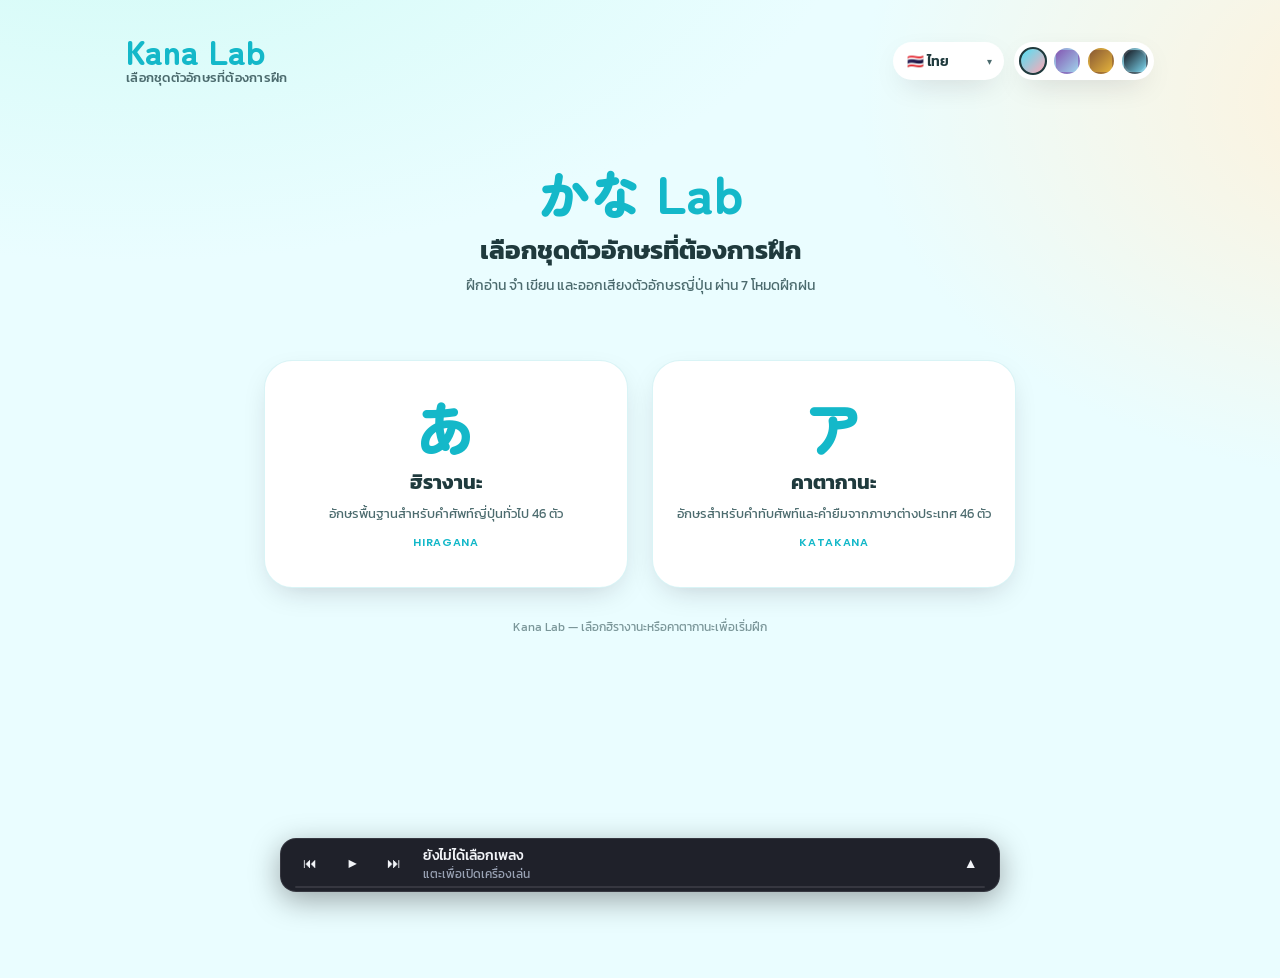
<file: index.html>
<!DOCTYPE html>
<html lang="th" data-theme="sky">
<head>
<meta charset="UTF-8">
<meta name="viewport" content="width=device-width, initial-scale=1.0, maximum-scale=1.0, user-scalable=no, viewport-fit=cover">
<title>Kana Lab — เลือกชุดตัวอักษรที่ต้องการฝึก</title>
<link rel="icon" href="wedB.png" type="image/png">
<link rel="apple-touch-icon" href="wedB.png">
<meta name="theme-color" content="#ffffff">
<link rel="preconnect" href="https://fonts.googleapis.com">
<link href="https://fonts.googleapis.com/css2?family=Zen+Maru+Gothic:wght@500;700;900&family=Kanit:wght@400;500;600;700&family=Poppins:wght@400;500;600;700&display=swap" rel="stylesheet">
<link rel="stylesheet" href="style.css">
</head>
<body>
<div class="app">

  <header class="topbar">
    <div class="brand">
      <div>
        <div class="brand-mark">Kana Lab</div>
        <div class="brand-sub" id="appSubtitle">เลือกชุดตัวอักษรที่ต้องการฝึก</div>
      </div>
    </div>
    <div class="topbar-controls">
      <div class="pill-select">
        <select id="langSelect">
          <option value="th">🇹🇭 ไทย</option>
          <option value="en">🇬🇧 English</option>
        </select>
      </div>
      <div class="theme-dots" id="themeDots">
        <div class="theme-dot active" data-t="sky" title="Sky"></div>
        <div class="theme-dot" data-t="fuji" title="Fuji"></div>
        <div class="theme-dot" data-t="wood" title="Wood"></div>
        <div class="theme-dot" data-t="dark" title="Dark"></div>
      </div>
    </div>
  </header>

  <section class="set-hero">
    <div class="brand-mark-lg">かな Lab</div>
    <h1 id="heroTitle">เลือกชุดตัวอักษรที่ต้องการฝึก</h1>
    <p id="heroSub">ฝึกอ่าน จำ เขียน และออกเสียงตัวอักษรญี่ปุ่น ผ่าน 7 โหมดฝึกฝน</p>
  </section>

  <div class="set-grid">
    <a class="set-card" href="Hiragana.html">
      <div class="set-glyph">あ</div>
      <h2 id="hiraganaTitle">ฮิรางานะ</h2>
      <p id="hiraganaDesc">อักษรพื้นฐานสำหรับคำศัพท์ญี่ปุ่นทั่วไป 46 ตัว</p>
      <span class="set-sub">Hiragana</span>
    </a>
    <a class="set-card" href="Katakana.html">
      <div class="set-glyph">ア</div>
      <h2 id="katakanaTitle">คาตากานะ</h2>
      <p id="katakanaDesc">อักษรสำหรับคำทับศัพท์และคำยืมจากภาษาต่างประเทศ 46 ตัว</p>
      <span class="set-sub">Katakana</span>
    </a>
  </div>

  <footer id="footerText">Kana Lab — เลือกฮิรางานะหรือคาตากานะเพื่อเริ่มฝึก</footer>
</div>
<script src="landing.js"></script>
<script src="music.js"></script>
</body>
</html>
</file>
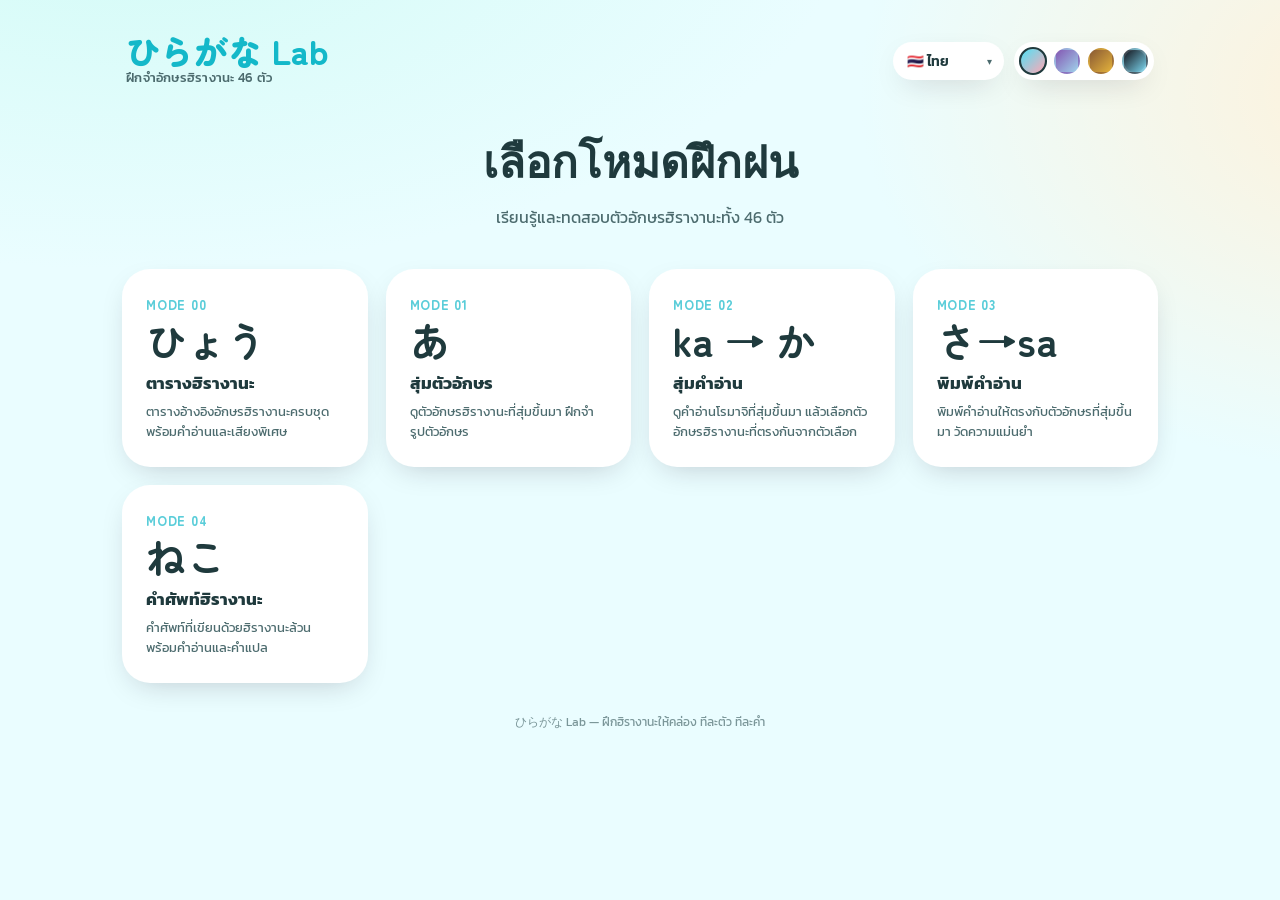
<file: hiragana-game.html>
<!DOCTYPE html>
<html lang="th" data-theme="sky">
<head>
<meta charset="UTF-8">
<meta name="viewport" content="width=device-width, initial-scale=1.0, viewport-fit=cover">
<title>ひらがな Lab — เรียนฮิรางานะ</title>
<link rel="preconnect" href="https://fonts.googleapis.com">
<link href="https://fonts.googleapis.com/css2?family=Zen+Maru+Gothic:wght@500;700;900&family=Kanit:wght@400;500;600;700&family=Poppins:wght@400;500;600;700&display=swap" rel="stylesheet">
<style>
  :root{
    --radius-lg: 28px;
    --radius-md: 18px;
    --radius-sm: 10px;
    --font-jp: 'Zen Maru Gothic', 'Kosugi Maru', sans-serif;
    --font-th: 'Kanit', 'Noto Sans Thai', sans-serif;
    --font-en: 'Poppins', sans-serif;
    --shadow-soft: 0 10px 30px -12px rgba(30,20,40,.25);
    --shadow-pop: 0 16px 40px -14px rgba(30,20,40,.35);
  }

  /* ===== THEMES ===== */
  [data-theme="sky"]{
    --bg: #eafdff;
    --bg-grad: radial-gradient(1200px 600px at 10% -10%, #d3fbf6 0%, transparent 60%), radial-gradient(1000px 700px at 110% 10%, #fff1d9 0%, transparent 55%), #eafdff;
    --card: #ffffff;
    --primary: #14b8c9;      /* deep tone of Bright Blue #51e2f5 */
    --primary-soft:#51e2f5;
    --secondary:#9df9ef;     /* Blue Green */
    --accent:#edf756;        /* Dusty White (yellow-green) */
    --pink:#ffa8b6;          /* Pink Sand */
    --dark:#a28089;          /* Dark Sand */
    --text:#1f3a3d;
    --text-soft:#4c6b6e;
    --grid-line: rgba(20,184,201,.16);
    --input-bg:#f2fdff;
  }
  [data-theme="fuji"]{
    --bg:#f6f3fc;
    --bg-grad: radial-gradient(1200px 600px at 100% -10%, #eee7fb 0%, transparent 55%), radial-gradient(1000px 700px at -10% 20%, #dcebfa 0%, transparent 55%), #f6f3fc;
    --card:#ffffff;
    --primary:#8458b3;       /* Purple Pain */
    --primary-soft:#d0bdf4;  /* Medium Purple */
    --secondary:#a0d2eb;     /* Ice Cold */
    --accent:#e5eaf5;        /* Freeze Purple */
    --pink:#cdb4e0;
    --dark:#a28089;          /* Heavy Purple */
    --text:#31234a;
    --text-soft:#5b4b74;
    --grid-line: rgba(132,88,179,.16);
    --input-bg:#f8f6fd;
  }
  [data-theme="wood"]{
    --bg:#f1e3d0;
    --bg-grad: radial-gradient(1100px 600px at 0% -10%, #f6e9d6 0%, transparent 55%), radial-gradient(1000px 700px at 100% 10%, #ecd8ba 0%, transparent 55%), #f1e3d0;
    --card:#fbf3e6;
    --primary:#8a5a34;
    --primary-soft:#c48a52;
    --secondary:#deb27a;
    --accent:#e3b23c;
    --pink:#b5651d;
    --dark:#4b2e1e;
    --text:#3e2723;
    --text-soft:#6d4c3a;
    --grid-line: rgba(138,90,52,.18);
    --input-bg:#fdf8ef;
  }
  [data-theme="dark"]{
    --bg:#12121a;
    --bg-grad: radial-gradient(1200px 600px at 10% -10%, #1e1b2e 0%, transparent 60%), radial-gradient(1000px 700px at 110% 10%, #1a2430 0%, transparent 55%), #12121a;
    --card:#1c1c28;
    --primary:#7dd8f0;       /* cool cyan accent, legible on dark */
    --primary-soft:#3a3a52;
    --secondary:#4a3f66;     /* muted violet */
    --accent:#f5d76e;        /* warm gold highlight */
    --pink:#e08fa0;
    --dark:#0a0a10;
    --text:#eef0f6;
    --text-soft:#a3a6b8;
    --grid-line: rgba(125,216,240,.10);
    --input-bg:#22222f;
  }

  *{box-sizing:border-box;}
  html,body{margin:0;padding:0;}
  body{
    min-height:100vh;
    background: var(--bg-grad);
    font-family: var(--font-th);
    color:var(--text);
    transition: background .4s ease, color .4s ease;
    -webkit-tap-highlight-color: transparent;
  }
  button{font-family:inherit;}

  .app{
    max-width:1100px;
    margin:0 auto;
    padding: clamp(12px,3vw,28px) clamp(14px,4vw,32px) 60px;
    min-height:100vh;
    display:flex;
    flex-direction:column;
  }

  /* ===== HEADER ===== */
  .topbar{
    display:flex;
    align-items:center;
    justify-content:space-between;
    gap:16px;
    flex-wrap:wrap;
    padding: 6px 4px 20px;
  }
  .brand{display:flex;align-items:center;gap:12px;}
  .brand-mark{
    font-family:var(--font-jp);
    font-weight:900;
    font-size: clamp(26px,4vw,34px);
    color:var(--primary);
    line-height:1;
  }
  .brand-sub{
    font-size:12.5px;
    color:var(--text-soft);
    font-weight:500;
    letter-spacing:.02em;
  }
  .topbar-controls{display:flex;align-items:center;gap:10px;flex-wrap:wrap;}

  .pill-select{
    position:relative;
  }
  .pill-select select{
    appearance:none;
    -webkit-appearance:none;
    border:none;
    background:var(--card);
    color:var(--text);
    font-family:var(--font-th);
    font-weight:600;
    font-size:13.5px;
    padding:9px 30px 9px 14px;
    border-radius: 999px;
    box-shadow: var(--shadow-soft);
    cursor:pointer;
  }
  .pill-select::after{
    content:"▾";
    position:absolute; right:12px; top:50%; transform:translateY(-50%);
    font-size:10px; color:var(--text-soft); pointer-events:none;
  }

  .theme-dots{display:flex;gap:8px;background:var(--card);padding:6px;border-radius:999px;box-shadow:var(--shadow-soft);}
  .theme-dot{
    width:26px;height:26px;border-radius:50%;border:2px solid transparent;
    cursor:pointer; position:relative; overflow:hidden;
  }
  .theme-dot[data-t="sky"]{background: linear-gradient(135deg,#51e2f5,#ffa8b6);}
  .theme-dot[data-t="fuji"]{background: linear-gradient(135deg,#8458b3,#a0d2eb);}
  .theme-dot[data-t="wood"]{background: linear-gradient(135deg,#8a5a34,#e3b23c);}
  .theme-dot[data-t="dark"]{background: linear-gradient(135deg,#12121a,#7dd8f0); border-color: rgba(255,255,255,.15);}
  .theme-dot.active{border-color:var(--text); transform:scale(1.08);}

  /* ===== MODE SELECT ===== */
  .hero{
    text-align:center;
    padding: clamp(10px,3vw,20px) 6px clamp(20px,4vw,32px);
  }
  .hero h1{
    font-family:var(--font-jp);
    font-size:clamp(28px,5vw,44px);
    margin:0 0 8px;
    color:var(--text);
  }
  .hero p{
    margin:0; color:var(--text-soft); font-size:clamp(13px,2vw,16px);
  }

  .mode-grid{
    display:grid;
    grid-template-columns:repeat(auto-fit,minmax(220px,1fr));
    gap:18px;
    margin-top:8px;
  }
  .mode-card{
    background:var(--card);
    border-radius:var(--radius-lg);
    padding:24px 22px;
    box-shadow:var(--shadow-soft);
    cursor:pointer;
    border:2px solid transparent;
    transition: transform .18s ease, box-shadow .18s ease, border-color .18s ease;
    text-align:left;
    position:relative;
    overflow:hidden;
  }
  .mode-card:hover{transform:translateY(-4px); box-shadow:var(--shadow-pop); border-color:var(--primary-soft);}
  .mode-card .num{
    font-family:var(--font-jp); font-weight:900; font-size:13px;
    color:var(--primary); opacity:.7; letter-spacing:.06em;
  }
  .mode-card .glyph{
    font-family:var(--font-jp); font-size:40px; font-weight:700; color:var(--text);
    margin:6px 0 10px; line-height:1;
  }
  .mode-card h3{margin:0 0 6px; font-size:17px; color:var(--text);}
  .mode-card p{margin:0; font-size:13px; color:var(--text-soft); line-height:1.5;}

  /* ===== PANELS ===== */
  .panel{display:none;flex:1;flex-direction:column;}
  .panel.active{display:flex;}

  .panel-topline{
    display:flex; align-items:center; justify-content:space-between; gap:10px; margin-bottom:14px; flex-wrap:wrap;
  }
  .back-btn{
    display:inline-flex; align-items:center; gap:6px;
    background:var(--card); color:var(--text); border:none;
    padding:9px 16px; border-radius:999px; font-weight:600; font-size:13.5px;
    cursor:pointer; box-shadow:var(--shadow-soft);
  }
  .back-btn:hover{color:var(--primary);}

  .stat-chip{
    background:var(--card); padding:8px 14px; border-radius:999px;
    font-size:13px; font-weight:600; color:var(--text-soft); box-shadow:var(--shadow-soft);
    display:flex; gap:14px;
  }
  .stat-chip b{color:var(--primary); font-weight:700;}

  /* ===== FLASHCARD ===== */
  .stage-wrap{flex:1; display:flex; align-items:center; justify-content:center; padding:8px 0 18px;}
  .flashcard{
    width:100%;
    max-width:560px;
    min-height:min(58vh,420px);
    background:var(--card);
    border-radius:var(--radius-lg);
    box-shadow:var(--shadow-pop);
    display:flex; flex-direction:column; align-items:center; justify-content:center;
    gap:14px;
    padding: 30px 24px;
    position:relative;
    cursor:pointer;
    background-image:
      linear-gradient(var(--grid-line) 1px, transparent 1px),
      linear-gradient(90deg, var(--grid-line) 1px, transparent 1px);
    background-size: 34px 34px;
    background-position:center;
    user-select:none;
    transition: transform .12s ease;
  }
  .flashcard:active{transform:scale(.985);}
  .flashcard.no-click{cursor:default;}

  .kana-big{
    font-family:var(--font-jp);
    font-weight:700;
    font-size:clamp(70px,18vw,150px);
    color:var(--text);
    line-height:1;
  }
  .romaji-big{
    font-family:var(--font-en);
    font-weight:700;
    font-size:clamp(38px,10vw,72px);
    color:var(--primary);
    letter-spacing:.02em;
  }
  .sub-line{
    font-family:var(--font-en);
    font-size:15px;
    color:var(--text-soft);
    background:var(--input-bg);
    padding:4px 14px;
    border-radius:999px;
  }
  .hint-line{
    position:absolute; bottom:14px; left:0; right:0; text-align:center;
    font-size:12px; color:var(--text-soft); opacity:.75; font-weight:500;
  }

  /* mode 3 - typing */
  .answer-row{
    display:flex; gap:10px; align-items:center; margin-top:6px; flex-wrap:wrap; justify-content:center;
  }
  .answer-input{
    font-family:var(--font-en);
    font-size:20px; font-weight:600;
    padding:12px 16px;
    border-radius:var(--radius-sm);
    border:2px solid var(--secondary);
    background:var(--input-bg);
    color:var(--text);
    width:220px;
    text-align:center;
    outline:none;
  }
  .answer-input:focus{border-color:var(--primary);}
  .answer-input.wrong{border-color:#e5484d; background:#fff1f1;}
  .answer-input.right{border-color:#2fb380; background:#eefdf6;}
  .check-btn{
    background:var(--primary); color:#fff; border:none; font-weight:700;
    padding:12px 22px; border-radius:var(--radius-sm); cursor:pointer; font-size:15px;
  }
  .check-btn:hover{filter:brightness(1.06);}
  .feedback{
    min-height:22px; font-weight:600; font-size:14px;
  }
  .feedback.ok{color:#1f9d6b;}
  .feedback.no{color:#d64545;}

  /* mode 2 - choices */
  .choice-grid{
    display:grid; grid-template-columns:repeat(2,1fr); gap:12px;
    width:100%; max-width:360px; margin-top:6px;
  }
  .choice-btn{
    font-family:var(--font-jp);
    font-size:clamp(30px,7vw,46px); font-weight:700; color:var(--text);
    background:var(--input-bg); border:2px solid var(--secondary);
    border-radius:var(--radius-md); padding:14px 8px;
    cursor:pointer; transition: transform .12s ease, border-color .15s ease, background .15s ease, color .15s ease;
  }
  .choice-btn:hover{border-color:var(--primary);}
  .choice-btn:active{transform:scale(.96);}
  .choice-btn.correct{border-color:#2fb380; background:#eefdf6; color:#1f9d6b;}
  .choice-btn.wrong{border-color:#e5484d; background:#fff1f1; color:#d64545;}
  .choice-btn[disabled]{cursor:default;}

  /* mode 4 */
  .toggle-row{display:flex; gap:10px; margin-bottom:16px; flex-wrap:wrap;}
  .toggle-btn{
    background:var(--card); color:var(--text); border:none;
    padding:8px 16px; border-radius:999px; font-size:13px; font-weight:600;
    cursor:pointer; box-shadow:var(--shadow-soft); display:flex; align-items:center; gap:6px;
  }
  .toggle-btn.off{color:var(--text-soft); opacity:.55;}
  .toggle-btn .dot{width:8px;height:8px;border-radius:50%;background:var(--primary);}
  .toggle-btn.off .dot{background:var(--dark);}
  .meaning-line{
    font-family:var(--font-th);
    font-size:17px; font-weight:500; color:var(--text-soft);
    background:var(--input-bg); padding:6px 16px; border-radius:999px;
  }
  .blurred{filter:blur(7px); opacity:.5; transition:filter .2s;}

  footer{
    text-align:center; margin-top:30px; font-size:12px; color:var(--text-soft); opacity:.7;
  }

  /* ===== MODE 5 - CHART ===== */
  .chart-wrap{display:flex; flex-direction:column; gap:20px; padding-bottom:24px;}
  .chart-block{
    background:var(--card); border-radius:var(--radius-lg); box-shadow:var(--shadow-soft);
    padding:18px 16px 22px; overflow-x:auto; -webkit-overflow-scrolling:touch;
  }
  .chart-block h2{
    margin:0 0 14px; font-size:14.5px; color:var(--text); display:flex; align-items:center;
    gap:10px; font-weight:700; flex-wrap:wrap;
  }
  .chart-block h2 .tag{
    font-family:var(--font-jp); font-weight:900; color:var(--primary); font-size:13px;
    background:var(--input-bg); padding:4px 12px; border-radius:999px; letter-spacing:.01em;
  }
  .kana-table{display:flex; flex-direction:column; gap:6px; min-width:300px;}
  .kt-row{display:grid; gap:6px;}
  .kt-head-cell{
    font-family:var(--font-en); font-weight:700; font-size:11px; color:var(--text-soft);
    text-align:center; padding:2px 0 6px; letter-spacing:.04em; text-transform:uppercase;
  }
  .kt-label{
    background:var(--primary); color:#fff; border-radius:var(--radius-sm);
    display:flex; align-items:center; justify-content:center; font-weight:700;
    font-family:var(--font-en); font-size:12.5px; min-height:46px; letter-spacing:.02em;
  }
  .kt-cell{
    background:var(--input-bg); border-radius:var(--radius-sm); padding:6px 2px;
    text-align:center; display:flex; flex-direction:column; align-items:center; justify-content:center;
    gap:2px; min-height:46px; transition:transform .12s ease, background .15s ease;
  }
  .kt-cell:not(.empty):hover{background:var(--secondary); transform:translateY(-2px);}
  .kt-cell.empty{background:transparent;}
  .kt-cell .kj{
    font-family:var(--font-jp); font-weight:700; font-size:clamp(15px,3.4vw,22px);
    color:var(--text); line-height:1;
  }
  .kt-cell .rj{
    font-family:var(--font-en); font-size:10px; color:var(--text-soft); font-weight:600;
  }
  .chart-legend{
    display:flex; align-items:center; gap:8px; font-size:12px; color:var(--text-soft);
    background:var(--input-bg); padding:8px 14px; border-radius:999px; margin-bottom:2px;
    width:fit-content;
  }

  @media (max-width:520px){
    .topbar{gap:10px;}
    .mode-grid{grid-template-columns:1fr 1fr; gap:12px;}
    .mode-card{padding:16px 14px;}
    .mode-card .glyph{font-size:30px;}
    .answer-input{width:170px;}
    .kt-label{font-size:11px; min-height:40px;}
    .kt-cell{min-height:40px;}
  }
</style>
</head>
<body>
<div class="app">

  <header class="topbar">
    <div class="brand">
      <div>
        <div class="brand-mark">ひらがな Lab</div>
        <div class="brand-sub" data-i18n="appSubtitle">ฝึกจำอักษรฮิรางานะ 46 ตัว</div>
      </div>
    </div>
    <div class="topbar-controls">
      <div class="pill-select">
        <select id="langSelect">
          <option value="th">🇹🇭 ไทย</option>
          <option value="en">🇬🇧 English</option>
        </select>
      </div>
      <div class="theme-dots" id="themeDots">
        <div class="theme-dot active" data-t="sky" title="Sky"></div>
        <div class="theme-dot" data-t="fuji" title="Fuji"></div>
        <div class="theme-dot" data-t="wood" title="Wood"></div>
        <div class="theme-dot" data-t="dark" title="Dark"></div>
      </div>
    </div>
  </header>

  <!-- ===== MODE SELECT SCREEN ===== -->
  <section id="screen-home">
    <div class="hero">
      <h1 data-i18n="heroTitle">เลือกโหมดฝึกฝน</h1>
      <p data-i18n="heroSub">เรียนรู้และทดสอบตัวอักษรฮิรางานะทั้ง 46 ตัว ผ่าน 5 รูปแบบ</p>
    </div>
    <div class="mode-grid">
      <div class="mode-card" data-mode="0">
        <div class="num">MODE 00</div>
        <div class="glyph">ひょう</div>
        <h3 data-i18n="mode5Title">ตารางฮิรางานะ</h3>
        <p data-i18n="mode5Desc">ตารางอ้างอิงอักษรฮิรางานะครบชุด พร้อมคำอ่านและเสียงพิเศษ</p>
      </div>
      <div class="mode-card" data-mode="1">
        <div class="num">MODE 01</div>
        <div class="glyph">あ</div>
        <h3 data-i18n="mode1Title">สุ่มตัวอักษร</h3>
        <p data-i18n="mode1Desc">ดูตัวอักษรฮิรางานะที่สุ่มขึ้นมา ฝึกจำรูปตัวอักษร</p>
      </div>
      <div class="mode-card" data-mode="2">
        <div class="num">MODE 02</div>
        <div class="glyph">ka → か</div>
        <h3 data-i18n="mode2Title">สุ่มคำอ่าน</h3>
        <p data-i18n="mode2Desc">ดูคำอ่านโรมาจิที่สุ่มขึ้นมา ฝึกนึกถึงตัวอักษรที่ตรงกัน</p>
      </div>
      <div class="mode-card" data-mode="3">
        <div class="num">MODE 03</div>
        <div class="glyph">さ→sa</div>
        <h3 data-i18n="mode3Title">พิมพ์คำอ่าน</h3>
        <p data-i18n="mode3Desc">พิมพ์คำอ่านให้ตรงกับตัวอักษรที่สุ่มขึ้นมา วัดความแม่นยำ</p>
      </div>
      <div class="mode-card" data-mode="4">
        <div class="num">MODE 04</div>
        <div class="glyph">ねこ</div>
        <h3 data-i18n="mode4Title">คำศัพท์ฮิรางานะ</h3>
        <p data-i18n="mode4Desc">คำศัพท์ที่เขียนด้วยฮิรางานะล้วน พร้อมคำอ่านและคำแปล</p>
      </div>
    </div>
  </section>

  <!-- ===== MODE 1 ===== -->
  <section class="panel" id="panel-1">
    <div class="panel-topline">
      <button class="back-btn" data-back>← <span data-i18n="backBtn">กลับเมนู</span></button>
      <div class="stat-chip"><span data-i18n="mode1Title">สุ่มตัวอักษร</span></div>
    </div>
    <div class="stage-wrap">
      <div class="flashcard" id="card1">
        <div class="kana-big" id="kanaDisplay1">あ</div>
        <div class="hint-line" data-i18n="hintClick">แตะการ์ด หรือกด Space / Enter เพื่อสุ่มใหม่</div>
      </div>
    </div>
  </section>

  <!-- ===== MODE 2 ===== -->
  <section class="panel" id="panel-2">
    <div class="panel-topline">
      <button class="back-btn" data-back>← <span data-i18n="backBtn">กลับเมนู</span></button>
      <div class="stat-chip">
        <span data-i18n="scoreLabel">คะแนน</span>: <b id="scoreVal2">0</b>/<span id="totalVal2">0</span>
        &nbsp;•&nbsp; <span data-i18n="streakLabel">ติดต่อกัน</span>: <b id="streakVal2">0</b>
      </div>
    </div>
    <div class="stage-wrap">
      <div class="flashcard no-click" id="card2">
        <div class="romaji-big" id="romajiDisplay2">a</div>
        <div class="choice-grid" id="choiceGrid2"></div>
        <div class="feedback" id="feedback2"></div>
        <div class="hint-line" data-i18n="hintClick2">แตะตัวอักษรฮิรางานะที่ตรงกับคำอ่าน</div>
      </div>
    </div>
  </section>

  <!-- ===== MODE 3 ===== -->
  <section class="panel" id="panel-3">
    <div class="panel-topline">
      <button class="back-btn" data-back>← <span data-i18n="backBtn">กลับเมนู</span></button>
      <div class="stat-chip">
        <span data-i18n="scoreLabel">คะแนน</span>: <b id="scoreVal">0</b>/<span id="totalVal">0</span>
        &nbsp;•&nbsp; <span data-i18n="streakLabel">ติดต่อกัน</span>: <b id="streakVal">0</b>
      </div>
    </div>
    <div class="stage-wrap">
      <div class="flashcard no-click" id="card3">
        <div class="kana-big" id="kanaDisplay3">た</div>
        <div class="answer-row">
          <input type="text" id="answerInput" class="answer-input" autocomplete="off" autocapitalize="off" spellcheck="false">
          <button class="check-btn" id="checkBtn" data-i18n="checkBtn">ตรวจคำตอบ</button>
        </div>
        <div class="feedback" id="feedback3"></div>
      </div>
    </div>
  </section>

  <!-- ===== MODE 4 ===== -->
  <section class="panel" id="panel-4">
    <div class="panel-topline">
      <button class="back-btn" data-back>← <span data-i18n="backBtn">กลับเมนู</span></button>
      <div class="stat-chip"><span data-i18n="mode4Title">คำศัพท์ฮิรางานะ</span></div>
    </div>
    <div class="toggle-row">
      <button class="toggle-btn" id="toggleRomaji"><span class="dot"></span><span id="toggleRomajiText" data-i18n="hideRomaji">ซ่อนคำอ่าน</span></button>
      <button class="toggle-btn" id="toggleMeaning"><span class="dot"></span><span id="toggleMeaningText" data-i18n="hideMeaning">ซ่อนคำแปล</span></button>
    </div>
    <div class="stage-wrap">
      <div class="flashcard" id="card4">
        <div class="kana-big" id="kanaDisplay4">ねこ</div>
        <div class="sub-line" id="romajiDisplay4">neko</div>
        <div class="meaning-line" id="meaningDisplay4">แมว</div>
        <div class="hint-line" data-i18n="hintClick4">แตะการ์ด หรือกด Space / Enter เพื่อคำถัดไป</div>
      </div>
    </div>
  </section>

  <!-- ===== MODE 5 - CHART ===== -->
  <section class="panel" id="panel-0">
    <div class="panel-topline">
      <button class="back-btn" data-back>← <span data-i18n="backBtn">กลับเมนู</span></button>
      <div class="stat-chip"><span data-i18n="mode5Title">ตารางฮิรางานะ</span></div>
    </div>
    <div class="chart-legend" data-i18n="chartLegend">แตะที่ตัวอักษรเพื่อดูคำอ่านชัดๆ</div>
    <div class="chart-wrap">
      <div class="chart-block">
        <h2><span class="tag">あ・か・さ…</span><span data-i18n="chartMainTitle">เสียงพื้นฐาน (Gojūon)</span></h2>
        <div class="kana-table" id="tableMain"></div>
      </div>
      <div class="chart-block">
        <h2><span class="tag">が・ざ・だ・ば・ぱ</span><span data-i18n="chartDakutenTitle">เสียงพิเศษ: เสียงก้อง / กึ่งก้อง (Dakuten・Handakuten)</span></h2>
        <div class="kana-table" id="tableDakuten"></div>
      </div>
      <div class="chart-block">
        <h2><span class="tag">きゃ・しゃ・ちゃ…</span><span data-i18n="chartYouonTitle">เสียงพิเศษ: เสียงควบ (Yōon)</span></h2>
        <div class="kana-table" id="tableYouon"></div>
      </div>
    </div>
  </section>

  <footer data-i18n="footerText">ひらがな Lab — ฝึกฮิรางานะให้คล่อง ทีละตัว ทีละคำ</footer>
</div>

<script>
/* ============ DATA ============ */
const HIRAGANA = [
  ["あ","a"],["い","i"],["う","u"],["え","e"],["お","o"],
  ["か","ka"],["き","ki"],["く","ku"],["け","ke"],["こ","ko"],
  ["さ","sa"],["し","shi"],["す","su"],["せ","se"],["そ","so"],
  ["た","ta"],["ち","chi"],["つ","tsu"],["て","te"],["と","to"],
  ["な","na"],["に","ni"],["ぬ","nu"],["ね","ne"],["の","no"],
  ["は","ha"],["ひ","hi"],["ふ","fu"],["へ","he"],["ほ","ho"],
  ["ま","ma"],["み","mi"],["む","mu"],["め","me"],["も","mo"],
  ["や","ya"],["ゆ","yu"],["よ","yo"],
  ["ら","ra"],["り","ri"],["る","ru"],["れ","re"],["ろ","ro"],
  ["わ","wa"],["を","wo"],["ん","n"]
];

const ALT_ROMAJI = {
  "shi":["si"], "chi":["ti"], "tsu":["tu"], "fu":["hu"],
  "wo":["o"], "ji":["zi"], "n":["nn"]
};

const VOCAB = [
  ["あさ","asa","เช้า","morning"],
  ["ひる","hiru","กลางวัน","daytime"],
  ["よる","yoru","กลางคืน","night"],
  ["みず","mizu","น้ำ","water"],
  ["やま","yama","ภูเขา","mountain"],
  ["かわ","kawa","แม่น้ำ","river"],
  ["うみ","umi","ทะเล","sea"],
  ["そら","sora","ท้องฟ้า","sky"],
  ["はな","hana","ดอกไม้","flower"],
  ["くも","kumo","เมฆ","cloud"],
  ["あめ","ame","ฝน","rain"],
  ["かぜ","kaze","ลม","wind"],
  ["ゆき","yuki","หิมะ","snow"],
  ["いえ","ie","บ้าน","house"],
  ["とり","tori","นก","bird"],
  ["いぬ","inu","หมา","dog"],
  ["ねこ","neko","แมว","cat"],
  ["さかな","sakana","ปลา","fish"],
  ["たまご","tamago","ไข่","egg"],
  ["くるま","kuruma","รถยนต์","car"],
  ["でんしゃ","densha","รถไฟ","train"],
  ["がっこう","gakkou","โรงเรียน","school"],
  ["ともだち","tomodachi","เพื่อน","friend"],
  ["かぞく","kazoku","ครอบครัว","family"],
  ["せんせい","sensei","ครู","teacher"],
  ["ほん","hon","หนังสือ","book"],
  ["つくえ","tsukue","โต๊ะ","desk"],
  ["いす","isu","เก้าอี้","chair"],
  ["あさごはん","asagohan","อาหารเช้า","breakfast"],
  ["ありがとう","arigatou","ขอบคุณ","thank you"],
  ["すみません","sumimasen","ขอโทษ / ขออนุญาต","sorry / excuse me"],
  ["おはよう","ohayou","อรุณสวัสดิ์","good morning"],
  ["こんにちは","konnichiwa","สวัสดี","hello"],
  ["こんばんは","konbanwa","สวัสดีตอนเย็น","good evening"],
  ["さようなら","sayounara","ลาก่อน","goodbye"],
  ["かわいい","kawaii","น่ารัก","cute"],
  ["おいしい","oishii","อร่อย","delicious"],
  ["たのしい","tanoshii","สนุก","fun"],
  ["うれしい","ureshii","ดีใจ","happy"],
  ["さむい","samui","หนาว","cold"]
];

const GOJUON_ROWS = [
  {label:"-",  cells:["あ|a","い|i","う|u","え|e","お|o"]},
  {label:"k",  cells:["か|ka","き|ki","く|ku","け|ke","こ|ko"]},
  {label:"s",  cells:["さ|sa","し|shi","す|su","せ|se","そ|so"]},
  {label:"t",  cells:["た|ta","ち|chi","つ|tsu","て|te","と|to"]},
  {label:"n",  cells:["な|na","に|ni","ぬ|nu","ね|ne","の|no"]},
  {label:"h",  cells:["は|ha","ひ|hi","ふ|fu","へ|he","ほ|ho"]},
  {label:"m",  cells:["ま|ma","み|mi","む|mu","め|me","も|mo"]},
  {label:"y",  cells:["や|ya","","ゆ|yu","","よ|yo"]},
  {label:"r",  cells:["ら|ra","り|ri","る|ru","れ|re","ろ|ro"]},
  {label:"w",  cells:["わ|wa","","","","を|wo"]},
  {label:"n",  cells:["ん|n","","","",""]}
];

const DAKUTEN_ROWS = [
  {label:"g", cells:["が|ga","ぎ|gi","ぐ|gu","げ|ge","ご|go"]},
  {label:"z", cells:["ざ|za","じ|ji","ず|zu","ぜ|ze","ぞ|zo"]},
  {label:"d", cells:["だ|da","ぢ|ji","づ|zu","で|de","ど|do"]},
  {label:"b", cells:["ば|ba","び|bi","ぶ|bu","べ|be","ぼ|bo"]},
  {label:"p", cells:["ぱ|pa","ぴ|pi","ぷ|pu","ぺ|pe","ぽ|po"]}
];

const YOUON_ROWS = [
  {label:"ky", cells:["きゃ|kya","きゅ|kyu","きょ|kyo"]},
  {label:"sh", cells:["しゃ|sha","しゅ|shu","しょ|sho"]},
  {label:"ch", cells:["ちゃ|cha","ちゅ|chu","ちょ|cho"]},
  {label:"ny", cells:["にゃ|nya","にゅ|nyu","にょ|nyo"]},
  {label:"hy", cells:["ひゃ|hya","ひゅ|hyu","ひょ|hyo"]},
  {label:"my", cells:["みゃ|mya","みゅ|myu","みょ|myo"]},
  {label:"ry", cells:["りゃ|rya","りゅ|ryu","りょ|ryo"]},
  {label:"gy", cells:["ぎゃ|gya","ぎゅ|gyu","ぎょ|gyo"]},
  {label:"j",  cells:["じゃ|ja","じゅ|ju","じょ|jo"]},
  {label:"by", cells:["びゃ|bya","びゅ|byu","びょ|byo"]},
  {label:"py", cells:["ぴゃ|pya","ぴゅ|pyu","ぴょ|pyo"]}
];

/* ============ i18n ============ */
const STR = {
  th:{
    appSubtitle:"ฝึกจำอักษรฮิรางานะ 46 ตัว",
    heroTitle:"เลือกโหมดฝึกฝน",
    heroSub:"เรียนรู้และทดสอบตัวอักษรฮิรางานะทั้ง 46 ตัว",
    mode1Title:"สุ่มตัวอักษร", mode1Desc:"ดูตัวอักษรฮิรางานะที่สุ่มขึ้นมา ฝึกจำรูปตัวอักษร",
    mode2Title:"สุ่มคำอ่าน", mode2Desc:"ดูคำอ่านโรมาจิที่สุ่มขึ้นมา แล้วเลือกตัวอักษรฮิรางานะที่ตรงกันจากตัวเลือก",
    mode3Title:"พิมพ์คำอ่าน", mode3Desc:"พิมพ์คำอ่านให้ตรงกับตัวอักษรที่สุ่มขึ้นมา วัดความแม่นยำ",
    mode4Title:"คำศัพท์ฮิรางานะ", mode4Desc:"คำศัพท์ที่เขียนด้วยฮิรางานะล้วน พร้อมคำอ่านและคำแปล",
    mode5Title:"ตารางฮิรางานะ", mode5Desc:"ตารางอ้างอิงอักษรฮิรางานะครบชุด พร้อมคำอ่านและเสียงพิเศษ",
    chartLegend:"ตารางอ้างอิง ดูอักษรพร้อมคำอ่านโรมาจิได้ครบทุกตัว",
    chartMainTitle:"เสียงพื้นฐาน (Gojūon)",
    chartDakutenTitle:"เสียงพิเศษ: เสียงก้อง / กึ่งก้อง (Dakuten・Handakuten)",
    chartYouonTitle:"เสียงพิเศษ: เสียงควบ (Yōon)",
    backBtn:"กลับเมนู",
    hintClick:"แตะการ์ด หรือกด Space / Enter เพื่อสุ่มใหม่",
    hintClick2:"แตะตัวอักษรฮิรางานะที่ตรงกับคำอ่าน",
    hintClick4:"แตะการ์ด หรือกด Space / Enter เพื่อคำถัดไป",
    checkBtn:"ตรวจคำตอบ",
    scoreLabel:"คะแนน", streakLabel:"ติดต่อกัน",
    correctMsg:"ถูกต้อง! 🎉",
    wrongMsgPrefix:"ไม่ถูก คำตอบคือ: ",
    hideRomaji:"ซ่อนคำอ่าน", showRomaji:"แสดงคำอ่าน",
    hideMeaning:"ซ่อนคำแปล", showMeaning:"แสดงคำแปล",
    footerText:"ひらがな Lab — ฝึกฮิรางานะให้คล่อง ทีละตัว ทีละคำ",
    inputPlaceholder:"พิมพ์คำอ่าน..."
  },
  en:{
    appSubtitle:"Master all 46 Hiragana characters",
    heroTitle:"Choose a practice mode",
    heroSub:"Learn and test all 46 Hiragana characters through 5 modes",
    mode1Title:"Random Character", mode1Desc:"See a random Hiragana character, practice recognizing its shape",
    mode2Title:"Random Reading", mode2Desc:"See a random romaji reading, then pick the matching Hiragana character",
    mode3Title:"Type the Reading", mode3Desc:"Type the romaji reading that matches the character shown",
    mode4Title:"Hiragana Vocabulary", mode4Desc:"Words written purely in Hiragana, with reading and meaning",
    mode5Title:"Hiragana Chart", mode5Desc:"A full reference chart of hiragana with readings and special sounds",
    chartLegend:"Reference chart — every character with its romaji reading",
    chartMainTitle:"Basic Sounds (Gojūon)",
    chartDakutenTitle:"Special Sounds: Voiced / Semi-voiced (Dakuten・Handakuten)",
    chartYouonTitle:"Special Sounds: Contracted (Yōon)",
    backBtn:"Back to menu",
    hintClick:"Tap the card, or press Space / Enter for a new one",
    hintClick2:"Tap the Hiragana character that matches the reading",
    hintClick4:"Tap the card, or press Space / Enter for the next word",
    checkBtn:"Check answer",
    scoreLabel:"Score", streakLabel:"Streak",
    correctMsg:"Correct! 🎉",
    wrongMsgPrefix:"Not quite — the answer was: ",
    hideRomaji:"Hide reading", showRomaji:"Show reading",
    hideMeaning:"Hide meaning", showMeaning:"Show meaning",
    footerText:"ひらがな Lab — practice hiragana, one card at a time",
    inputPlaceholder:"Type the reading..."
  }
};

let lang = "th";
let theme = "sky";

function applyLang(){
  document.querySelectorAll("[data-i18n]").forEach(el=>{
    const key = el.getAttribute("data-i18n");
    if(STR[lang][key]) el.textContent = STR[lang][key];
  });
  document.getElementById("answerInput").placeholder = STR[lang].inputPlaceholder;
  document.getElementById("toggleRomajiText").textContent = state.hideRomaji ? STR[lang].showRomaji : STR[lang].hideRomaji;
  document.getElementById("toggleMeaningText").textContent = state.hideMeaning ? STR[lang].showMeaning : STR[lang].hideMeaning;
  document.documentElement.lang = lang;
}

document.getElementById("langSelect").addEventListener("change", (e)=>{
  lang = e.target.value;
  applyLang();
  renderMeaning4();
});

/* ============ THEME ============ */
document.getElementById("themeDots").addEventListener("click",(e)=>{
  const dot = e.target.closest(".theme-dot");
  if(!dot) return;
  theme = dot.getAttribute("data-t");
  document.documentElement.setAttribute("data-theme", theme);
  document.querySelectorAll(".theme-dot").forEach(d=>d.classList.remove("active"));
  dot.classList.add("active");
});

/* ============ NAVIGATION ============ */
const screens = {
  home: document.getElementById("screen-home"),
  0: document.getElementById("panel-0"),
  1: document.getElementById("panel-1"),
  2: document.getElementById("panel-2"),
  3: document.getElementById("panel-3"),
  4: document.getElementById("panel-4"),
};
let currentMode = null;
let chartBuilt = false;

function goHome(){
  currentMode = null;
  screens.home.style.display = "block";
  [0,1,2,3,4].forEach(m=>screens[m].classList.remove("active"));
}
function goMode(m){
  currentMode = m;
  screens.home.style.display = "none";
  [0,1,2,3,4].forEach(x=>screens[x].classList.toggle("active", x==m));
  if(m==1) newCard1();
  if(m==2) newCard2(true);
  if(m==3) newCard3(true);
  if(m==4) newCard4();
  if(m==0 && !chartBuilt){ buildAllCharts(); chartBuilt = true; }
}
document.querySelectorAll(".mode-card").forEach(c=>{
  c.addEventListener("click", ()=> goMode(parseInt(c.getAttribute("data-mode"))));
});
document.querySelectorAll("[data-back]").forEach(b=> b.addEventListener("click", goHome));

/* ============ helpers ============ */
function pickRandom(arr, excludeIdx){
  if(arr.length===1) return 0;
  let i;
  do{ i = Math.floor(Math.random()*arr.length); }while(i===excludeIdx);
  return i;
}
function normalize(str){
  return str.trim().toLowerCase();
}

/* ============ MODE 1 ============ */
let idx1 = -1;
function newCard1(){
  idx1 = pickRandom(HIRAGANA, idx1);
  document.getElementById("kanaDisplay1").textContent = HIRAGANA[idx1][0];
}
document.getElementById("card1").addEventListener("click", newCard1);

/* ============ MODE 2 ============ */
let idx2 = -1;
let score2 = 0, total2 = 0, streak2 = 0;
let awaitingNext2 = false;

function newCard2(reset){
  if(reset){ score2=0; total2=0; streak2=0; updateStats2(); }
  idx2 = pickRandom(HIRAGANA, idx2);
  document.getElementById("romajiDisplay2").textContent = HIRAGANA[idx2][1];
  buildChoices2();
  const fb = document.getElementById("feedback2");
  fb.textContent = "";
  fb.className = "feedback";
  awaitingNext2 = false;
}

function buildChoices2(){
  const poolSize = HIRAGANA.length;
  const chosen = new Set([idx2]);
  while(chosen.size < 4 && chosen.size < poolSize){
    chosen.add(Math.floor(Math.random()*poolSize));
  }
  const arr = Array.from(chosen);
  for(let i=arr.length-1;i>0;i--){
    const j = Math.floor(Math.random()*(i+1));
    [arr[i],arr[j]] = [arr[j],arr[i]];
  }
  const grid = document.getElementById("choiceGrid2");
  grid.innerHTML = "";
  arr.forEach(i=>{
    const btn = document.createElement("button");
    btn.className = "choice-btn";
    btn.type = "button";
    btn.textContent = HIRAGANA[i][0];
    btn.setAttribute("data-idx", i);
    grid.appendChild(btn);
  });
}

function updateStats2(){
  document.getElementById("scoreVal2").textContent = score2;
  document.getElementById("totalVal2").textContent = total2;
  document.getElementById("streakVal2").textContent = streak2;
}

document.getElementById("choiceGrid2").addEventListener("click", (e)=>{
  const btn = e.target.closest(".choice-btn");
  if(!btn || awaitingNext2) return;
  const chosenIdx = parseInt(btn.getAttribute("data-idx"), 10);
  total2++;
  const fb = document.getElementById("feedback2");
  document.querySelectorAll("#choiceGrid2 .choice-btn").forEach(b=> b.disabled = true);
  if(chosenIdx === idx2){
    score2++; streak2++;
    btn.classList.add("correct");
    fb.textContent = STR[lang].correctMsg;
    fb.className = "feedback ok";
  }else{
    streak2 = 0;
    btn.classList.add("wrong");
    const correctBtn = document.querySelector(`#choiceGrid2 .choice-btn[data-idx="${idx2}"]`);
    if(correctBtn) correctBtn.classList.add("correct");
    fb.textContent = STR[lang].wrongMsgPrefix + HIRAGANA[idx2][0];
    fb.className = "feedback no";
  }
  updateStats2();
  awaitingNext2 = true;
  setTimeout(()=> newCard2(false), 1100);
});

/* ============ MODE 3 ============ */
let idx3 = -1;
let score3 = 0, total3 = 0, streak3 = 0;
let awaitingNext3 = false;
function newCard3(reset){
  if(reset){ score3=0; total3=0; streak3=0; updateStats3(); }
  idx3 = pickRandom(HIRAGANA, idx3);
  document.getElementById("kanaDisplay3").textContent = HIRAGANA[idx3][0];
  const input = document.getElementById("answerInput");
  input.value = "";
  input.classList.remove("wrong","right");
  document.getElementById("feedback3").textContent = "";
  document.getElementById("feedback3").className = "feedback";
  awaitingNext3 = false;
  input.focus();
}
function updateStats3(){
  document.getElementById("scoreVal").textContent = score3;
  document.getElementById("totalVal").textContent = total3;
  document.getElementById("streakVal").textContent = streak3;
}
function checkAnswer3(){
  if(awaitingNext3){ newCard3(false); return; }
  const input = document.getElementById("answerInput");
  const val = normalize(input.value);
  if(!val) return;
  const correct = HIRAGANA[idx3][1];
  const alts = ALT_ROMAJI[correct] || [];
  const isRight = val === correct || alts.includes(val);
  total3++;
  const fb = document.getElementById("feedback3");
  if(isRight){
    score3++; streak3++;
    input.classList.remove("wrong"); input.classList.add("right");
    fb.textContent = STR[lang].correctMsg;
    fb.className = "feedback ok";
  }else{
    streak3 = 0;
    input.classList.remove("right"); input.classList.add("wrong");
    fb.textContent = STR[lang].wrongMsgPrefix + correct;
    fb.className = "feedback no";
  }
  updateStats3();
  awaitingNext3 = true;
  setTimeout(()=> newCard3(false), 1100);
}
document.getElementById("checkBtn").addEventListener("click", checkAnswer3);
document.getElementById("answerInput").addEventListener("keydown",(e)=>{
  if(e.key==="Enter"){ e.preventDefault(); checkAnswer3(); }
});

/* ============ MODE 4 ============ */
let idx4 = -1;
const state = { hideRomaji:false, hideMeaning:false };
function newCard4(){
  idx4 = pickRandom(VOCAB, idx4);
  const [kana, romaji] = VOCAB[idx4];
  document.getElementById("kanaDisplay4").textContent = kana;
  document.getElementById("romajiDisplay4").textContent = romaji;
  renderMeaning4();
}
function renderMeaning4(){
  const item = VOCAB[idx4];
  if(!item) return;
  const meaning = lang==="th" ? item[2] : item[3];
  document.getElementById("meaningDisplay4").textContent = meaning;
}
document.getElementById("card4").addEventListener("click", (e)=>{
  if(e.target.closest(".toggle-btn")) return;
  newCard4();
});
document.getElementById("toggleRomaji").addEventListener("click",(e)=>{
  e.stopPropagation();
  state.hideRomaji = !state.hideRomaji;
  const el = document.getElementById("romajiDisplay4");
  el.classList.toggle("blurred", state.hideRomaji);
  e.currentTarget.classList.toggle("off", state.hideRomaji);
  applyLang();
});
document.getElementById("toggleMeaning").addEventListener("click",(e)=>{
  e.stopPropagation();
  state.hideMeaning = !state.hideMeaning;
  const el = document.getElementById("meaningDisplay4");
  el.classList.toggle("blurred", state.hideMeaning);
  e.currentTarget.classList.toggle("off", state.hideMeaning);
  applyLang();
});

/* ============ MODE 5 - CHART ============ */
function renderKanaTable(containerId, rows, headerLabels){
  const el = document.getElementById(containerId);
  el.innerHTML = "";
  const colTemplate = `56px repeat(${headerLabels.length},1fr)`;

  const headRow = document.createElement("div");
  headRow.className = "kt-row";
  headRow.style.gridTemplateColumns = colTemplate;
  headRow.appendChild(document.createElement("div"));
  headerLabels.forEach(h=>{
    const d = document.createElement("div");
    d.className = "kt-head-cell";
    d.textContent = h;
    headRow.appendChild(d);
  });
  el.appendChild(headRow);

  rows.forEach(r=>{
    const rowEl = document.createElement("div");
    rowEl.className = "kt-row";
    rowEl.style.gridTemplateColumns = colTemplate;

    const label = document.createElement("div");
    label.className = "kt-label";
    label.textContent = r.label;
    rowEl.appendChild(label);

    r.cells.forEach(c=>{
      const cell = document.createElement("div");
      if(!c){
        cell.className = "kt-cell empty";
        rowEl.appendChild(cell);
        return;
      }
      const [kj, rj] = c.split("|");
      cell.className = "kt-cell";
      cell.innerHTML = `<span class="kj">${kj}</span><span class="rj">${rj}</span>`;
      rowEl.appendChild(cell);
    });
    el.appendChild(rowEl);
  });
}
function buildAllCharts(){
  renderKanaTable("tableMain", GOJUON_ROWS, ["a","i","u","e","o"]);
  renderKanaTable("tableDakuten", DAKUTEN_ROWS, ["a","i","u","e","o"]);
  renderKanaTable("tableYouon", YOUON_ROWS, ["ya","yu","yo"]);
}

/* ============ GLOBAL KEYS ============ */
document.addEventListener("keydown",(e)=>{
  if(e.target.tagName === "INPUT") return;
  if(e.code==="Space" || e.code==="Enter"){
    if(currentMode===1){
      e.preventDefault();
      newCard1();
    }
    if(currentMode===4){
      e.preventDefault();
      newCard4();
    }
  }
});

/* ============ INIT ============ */
goHome();
applyLang();
</script>
</body>
</html>
</file>
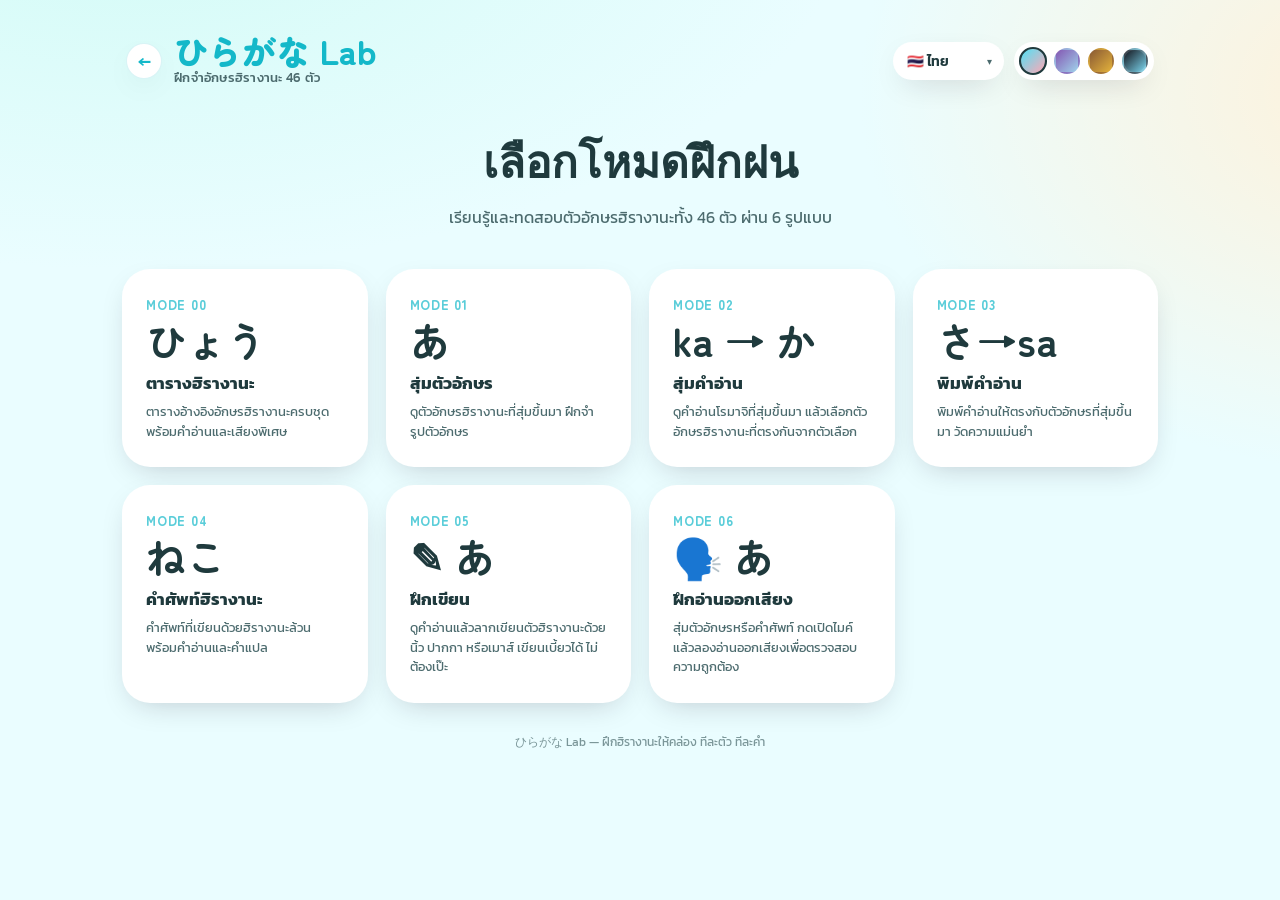
<file: Hiragana.html>
<!DOCTYPE html>
<html lang="th" data-theme="sky">
<head>
<meta charset="UTF-8">
<meta name="viewport" content="width=device-width, initial-scale=1.0, maximum-scale=1.0, user-scalable=no, viewport-fit=cover">
<title>ひらがな Lab — เรียนฮิรางานะ</title>
<link rel="icon" href="wedB.png" type="image/png">
<link rel="apple-touch-icon" href="wedB.png">
<meta name="theme-color" content="#ffffff">
<link rel="preconnect" href="https://fonts.googleapis.com">
<link href="https://fonts.googleapis.com/css2?family=Zen+Maru+Gothic:wght@500;700;900&family=Kanit:wght@400;500;600;700&family=Poppins:wght@400;500;600;700&display=swap" rel="stylesheet">
<link rel="stylesheet" href="style.css">
</head>
<body>
<div class="app">

  <header class="topbar">
    <div class="brand">
      <a href="index.html" class="home-link" title="เลือกชุดตัวอักษร">←</a>
      <div>
        <div class="brand-mark">ひらがな Lab</div>
        <div class="brand-sub" data-i18n="appSubtitle">ฝึกจำอักษรฮิรางานะ 46 ตัว</div>
      </div>
    </div>
    <div class="topbar-controls">
      <div class="pill-select">
        <select id="langSelect">
          <option value="th">🇹🇭 ไทย</option>
          <option value="en">🇬🇧 English</option>
        </select>
      </div>
      <div class="theme-dots" id="themeDots">
        <div class="theme-dot active" data-t="sky" title="Sky"></div>
        <div class="theme-dot" data-t="fuji" title="Fuji"></div>
        <div class="theme-dot" data-t="wood" title="Wood"></div>
        <div class="theme-dot" data-t="dark" title="Dark"></div>
      </div>
    </div>
  </header>

  <!-- ===== MODE SELECT SCREEN ===== -->
  <section id="screen-home">
    <div class="hero">
      <h1 data-i18n="heroTitle">เลือกโหมดฝึกฝน</h1>
      <p data-i18n="heroSub">เรียนรู้และทดสอบตัวอักษรฮิรางานะทั้ง 46 ตัว ผ่าน 6 รูปแบบ</p>
    </div>
    <div class="mode-grid">
      <div class="mode-card" data-mode="0">
        <div class="num">MODE 00</div>
        <div class="glyph">ひょう</div>
        <h3 data-i18n="mode5Title">ตารางฮิรางานะ</h3>
        <p data-i18n="mode5Desc">ตารางอ้างอิงอักษรฮิรางานะครบชุด พร้อมคำอ่านและเสียงพิเศษ</p>
      </div>
      <div class="mode-card" data-mode="1">
        <div class="num">MODE 01</div>
        <div class="glyph">あ</div>
        <h3 data-i18n="mode1Title">สุ่มตัวอักษร</h3>
        <p data-i18n="mode1Desc">ดูตัวอักษรฮิรางานะที่สุ่มขึ้นมา ฝึกจำรูปตัวอักษร</p>
      </div>
      <div class="mode-card" data-mode="2">
        <div class="num">MODE 02</div>
        <div class="glyph">ka → か</div>
        <h3 data-i18n="mode2Title">สุ่มคำอ่าน</h3>
        <p data-i18n="mode2Desc">ดูคำอ่านโรมาจิที่สุ่มขึ้นมา ฝึกนึกถึงตัวอักษรที่ตรงกัน</p>
      </div>
      <div class="mode-card" data-mode="3">
        <div class="num">MODE 03</div>
        <div class="glyph">さ→sa</div>
        <h3 data-i18n="mode3Title">พิมพ์คำอ่าน</h3>
        <p data-i18n="mode3Desc">พิมพ์คำอ่านให้ตรงกับตัวอักษรที่สุ่มขึ้นมา วัดความแม่นยำ</p>
      </div>
      <div class="mode-card" data-mode="4">
        <div class="num">MODE 04</div>
        <div class="glyph">ねこ</div>
        <h3 data-i18n="mode4Title">คำศัพท์ฮิรางานะ</h3>
        <p data-i18n="mode4Desc">คำศัพท์ที่เขียนด้วยฮิรางานะล้วน พร้อมคำอ่านและคำแปล</p>
      </div>
      <div class="mode-card" data-mode="5">
        <div class="num">MODE 05</div>
        <div class="glyph">✎ あ</div>
        <h3 data-i18n="mode6Title">ฝึกเขียน</h3>
        <p data-i18n="mode6Desc">ดูคำอ่านแล้วลากเขียนตัวฮิรางานะด้วยนิ้ว ปากกา หรือเมาส์ เขียนเบี้ยวได้ ไม่ต้องเป๊ะ</p>
      </div>
      <!-- โหมด 6 ใหม่ตามที่ขอมา -->
      <div class="mode-card" data-mode="6">
        <div class="num">MODE 06</div>
        <div class="glyph">🗣️ あ</div>
        <h3 data-i18n="mode7Title">ฝึกอ่านออกเสียง</h3>
        <p data-i18n="mode7Desc">สุ่มตัวอักษรหรือคำศัพท์ กดเปิดไมค์แล้วลองอ่านออกเสียงเพื่อตรวจสอบความถูกต้อง</p>
      </div>
    </div>
  </section>

  <!-- ===== MODE 1 ===== -->
  <section class="panel" id="panel-1">
    <div class="panel-topline">
      <button class="back-btn" data-back>← <span data-i18n="backBtn">กลับเมนู</span></button>
      <div class="stat-chip"><span data-i18n="mode1Title">สุ่มตัวอักษร</span></div>
    </div>
    <div class="stage-wrap">
      <div class="flashcard" id="card1">
        <div class="kana-big" id="kanaDisplay1">あ</div>
        <div class="hint-line" data-i18n="hintClick">แตะการ์ด หรือกด Space / Enter เพื่อสุ่มใหม่</div>
      </div>
    </div>
  </section>

  <!-- ===== MODE 2 ===== -->
  <section class="panel" id="panel-2">
    <div class="panel-topline">
      <button class="back-btn" data-back>← <span data-i18n="backBtn">กลับเมนู</span></button>
      <div class="stat-chip">
        <span data-i18n="scoreLabel">คะแนน</span>: <b id="scoreVal2">0</b>/<span id="totalVal2">0</span>
        &nbsp;•&nbsp; <span data-i18n="streakLabel">ติดต่อกัน</span>: <b id="streakVal2">0</b>
      </div>
    </div>
    <div class="stage-wrap">
      <div class="flashcard no-click" id="card2">
        <div class="romaji-big" id="romajiDisplay2">a</div>
        <div class="choice-grid" id="choiceGrid2"></div>
        <div class="feedback" id="feedback2"></div>
        <div class="hint-line" data-i18n="hintClick2">แตะตัวอักษรฮิรางานะที่ตรงกับคำอ่าน</div>
      </div>
    </div>
  </section>

  <!-- ===== MODE 3 ===== -->
  <section class="panel" id="panel-3">
    <div class="panel-topline">
      <button class="back-btn" data-back>← <span data-i18n="backBtn">กลับเมนู</span></button>
      <div class="stat-chip">
        <span data-i18n="scoreLabel">คะแนน</span>: <b id="scoreVal">0</b>/<span id="totalVal">0</span>
        &nbsp;•&nbsp; <span data-i18n="streakLabel">ติดต่อกัน</span>: <b id="streakVal">0</b>
      </div>
    </div>
    <div class="stage-wrap">
      <div class="flashcard no-click" id="card3">
        <div class="kana-big" id="kanaDisplay3">た</div>
        <div class="answer-row">
          <input type="text" id="answerInput" class="answer-input" autocomplete="off" autocapitalize="off" spellcheck="false">
          <button class="check-btn" id="checkBtn" data-i18n="checkBtn">ตรวจคำตอบ</button>
        </div>
        <div class="feedback" id="feedback3"></div>
      </div>
    </div>
  </section>

  <!-- ===== MODE 4 ===== -->
  <section class="panel" id="panel-4">
    <div class="panel-topline">
      <button class="back-btn" data-back>← <span data-i18n="backBtn">กลับเมนู</span></button>
      <div class="stat-chip"><span data-i18n="mode4Title">คำศัพท์ฮิรางานะ</span></div>
    </div>
    <div class="toggle-row">
      <button class="toggle-btn" id="toggleRomaji"><span class="dot"></span><span id="toggleRomajiText" data-i18n="hideRomaji">ซ่อนคำอ่าน</span></button>
      <button class="toggle-btn" id="toggleMeaning"><span class="dot"></span><span id="toggleMeaningText" data-i18n="hideMeaning">ซ่อนคำแปล</span></button>
    </div>
    <div class="stage-wrap">
      <div class="flashcard" id="card4">
        <div class="kana-big" id="kanaDisplay4">ねこ</div>
        <div class="sub-line" id="romajiDisplay4">neko</div>
        <div class="meaning-line" id="meaningDisplay4">แมว</div>
        <div class="hint-line" data-i18n="hintClick4">แตะการ์ด หรือกด Space / Enter เพื่อคำถัดไป</div>
      </div>
    </div>
  </section>

  <!-- ===== MODE 5 - CHART ===== -->
  <section class="panel" id="panel-0">
    <div class="panel-topline">
      <button class="back-btn" data-back>← <span data-i18n="backBtn">กลับเมนู</span></button>
      <div class="stat-chip"><span data-i18n="mode5Title">ตารางฮิรางานะ</span></div>
    </div>
    <div class="chart-legend" data-i18n="chartLegend">แตะที่ตัวอักษรเพื่อดูคำอ่านชัดๆ</div>
    <div class="chart-wrap">
      <div class="chart-block">
        <h2><span class="tag">あ・か・さ…</span><span data-i18n="chartMainTitle">เสียงพื้นฐาน (Gojūon)</span></h2>
        <div class="kana-table" id="tableMain"></div>
      </div>
      <div class="chart-block">
        <h2><span class="tag">が・ざ・だ・ば・ぱ</span><span data-i18n="chartDakutenTitle">เสียงพิเศษ: เสียงก้อง / กึ่งก้อง (Dakuten・Handakuten)</span></h2>
        <div class="kana-table" id="tableDakuten"></div>
      </div>
      <div class="chart-block">
        <h2><span class="tag">きゃ・しゃ・ちゃ…</span><span data-i18n="chartYouonTitle">เสียงพิเศษ: เสียงควบ (Yōon)</span></h2>
        <div class="kana-table" id="tableYouon"></div>
      </div>
    </div>
  </section>

  <!-- ===== MODE 5 - WRITING PRACTICE ===== -->
  <section class="panel" id="panel-5">
    <div class="panel-topline">
      <button class="back-btn" data-back>← <span data-i18n="backBtn">กลับเมนู</span></button>
      <div class="stat-chip"><span data-i18n="mode6Title">ฝึกเขียน</span></div>
    </div>
    <div class="stage-wrap">
      <div class="write-card">
        <div class="romaji-line">
          <div class="romaji-big" id="romajiDisplay5">a</div>
          <span class="reveal-kana" id="revealKana5"></span>
        </div>

        <div class="canvas-wrap">
          <div class="write-ghost" id="writeGhost5" style="display:none">あ</div>
          <canvas id="writeCanvas5"></canvas>
        </div>

        <div class="write-toolbar">
          <button class="wtool-btn off" id="toggleGuide5"><span class="dot"></span><span id="toggleGuide5Text" data-i18n="showGuide">แสดงตัวอย่าง</span></button>
          <button class="wtool-btn" id="revealBtn5"><span class="dot"></span><span data-i18n="revealBtnText">เฉลย</span></button>
          <button class="wtool-btn" id="clearBtn5"><span class="dot"></span><span data-i18n="clearBtnText">ล้าง</span></button>
        </div>

        <div class="hint-line-static" data-i18n="hintClick5">ดูคำอ่านด้านบน แล้วลากเขียนตัวฮิรางานะในกรอบ เขียนเบี้ยวหรือเส้นไม่ตรงก็ได้ ไม่ต้องเป๊ะ</div>

        <button class="check-btn" id="nextBtn5" data-i18n="nextBtnText">คำถัดไป →</button>
      </div>
    </div>
  </section>

  <!-- ===== MODE 6 - SPEAKING PRACTICE ===== -->
  <section class="panel" id="panel-6">
    <div class="panel-topline">
      <button class="back-btn" data-back>← <span data-i18n="backBtn">กลับเมนู</span></button>
      <div class="stat-chip"><span data-i18n="mode7Title">ฝึกอ่านออกเสียง</span></div>
    </div>
    <div class="toggle-row">
      <button class="toggle-btn off" id="toggleRomaji6"><span class="dot"></span><span id="toggleRomajiText6" data-i18n="showRomaji">แสดงคำอ่านอังกฤษ</span></button>
    </div>
    <div class="stage-wrap">
      <div class="flashcard no-click" id="card6">
        <div class="kana-big" id="kanaDisplay6">あ</div>
        <div class="sub-line blurred" id="romajiDisplay6" style="font-family: var(--font-en);">a</div>
        <div class="meaning-line" id="meaningDisplay6">ตัวอักษรเดี่ยว</div>

        <button class="mic-btn" id="micBtn6" title="กดแล้วเริ่มพูด">🎙️</button>
        <div class="feedback" id="feedback6" style="margin-top: 5px; min-height: 24px;"></div>

        <div class="speak-tools">
          <button class="speak-btn" id="answerBtn6">🔑 <span data-i18n="revealAndListen">ฟังเฉลย (เสียงสิริ)</span></button>
          <button class="speak-btn" id="nextBtn6"><span data-i18n="nextWord">คำถัดไป →</span></button>
        </div>
      </div>
    </div>
  </section>

  <footer data-i18n="footerText">ひらがな Lab — ฝึกฮิรางานะให้คล่อง ทีละตัว ทีละคำ</footer>
</div>
<script src="data-hiragana.js"></script>
<script src="app.js"></script>
</body>
</html>
</file>
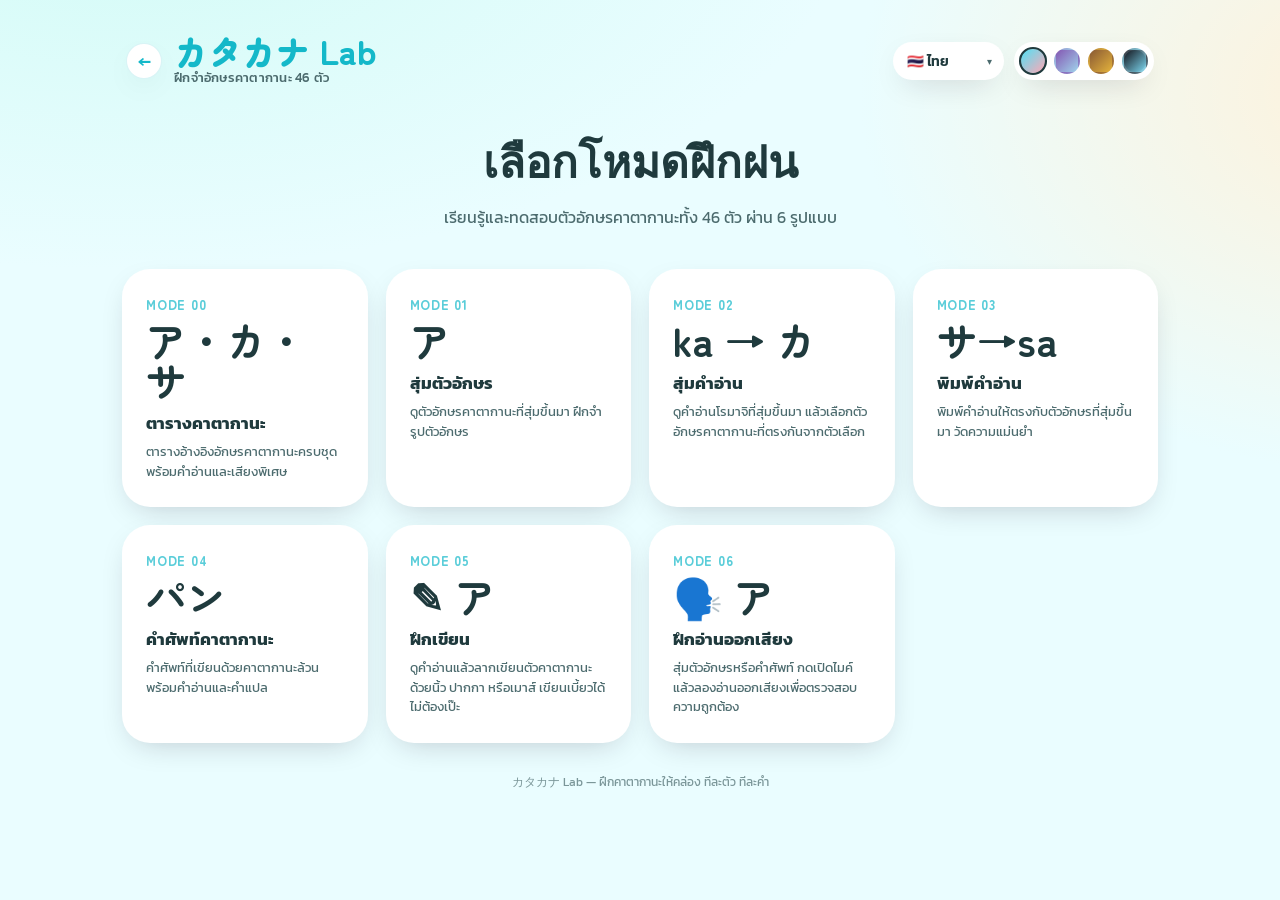
<file: Katakana.html>
<!DOCTYPE html>
<html lang="th" data-theme="sky">
<head>
<meta charset="UTF-8">
<meta name="viewport" content="width=device-width, initial-scale=1.0, maximum-scale=1.0, user-scalable=no, viewport-fit=cover">
<title>カタカナ Lab — เรียนคาตากานะ</title>
<link rel="icon" href="wedB.png" type="image/png">
<link rel="apple-touch-icon" href="wedB.png">
<meta name="theme-color" content="#ffffff">
<link rel="preconnect" href="https://fonts.googleapis.com">
<link href="https://fonts.googleapis.com/css2?family=Zen+Maru+Gothic:wght@500;700;900&family=Kanit:wght@400;500;600;700&family=Poppins:wght@400;500;600;700&display=swap" rel="stylesheet">
<link rel="stylesheet" href="style.css">
</head>
<body>
<div class="app">

  <header class="topbar">
    <div class="brand">
      <a href="index.html" class="home-link" title="เลือกชุดตัวอักษร">←</a>
      <div>
        <div class="brand-mark">カタカナ Lab</div>
        <div class="brand-sub" data-i18n="appSubtitle">ฝึกจำอักษรฮิรางานะ 46 ตัว</div>
      </div>
    </div>
    <div class="topbar-controls">
      <div class="pill-select">
        <select id="langSelect">
          <option value="th">🇹🇭 ไทย</option>
          <option value="en">🇬🇧 English</option>
        </select>
      </div>
      <div class="theme-dots" id="themeDots">
        <div class="theme-dot active" data-t="sky" title="Sky"></div>
        <div class="theme-dot" data-t="fuji" title="Fuji"></div>
        <div class="theme-dot" data-t="wood" title="Wood"></div>
        <div class="theme-dot" data-t="dark" title="Dark"></div>
      </div>
    </div>
  </header>

  <!-- ===== MODE SELECT SCREEN ===== -->
  <section id="screen-home">
    <div class="hero">
      <h1 data-i18n="heroTitle">เลือกโหมดฝึกฝน</h1>
      <p data-i18n="heroSub">เรียนรู้และทดสอบตัวอักษรฮิรางานะทั้ง 46 ตัว ผ่าน 6 รูปแบบ</p>
    </div>
    <div class="mode-grid">
      <div class="mode-card" data-mode="0">
        <div class="num">MODE 00</div>
        <div class="glyph">ア・カ・サ</div>
        <h3 data-i18n="mode5Title">ตารางฮิรางานะ</h3>
        <p data-i18n="mode5Desc">ตารางอ้างอิงอักษรฮิรางานะครบชุด พร้อมคำอ่านและเสียงพิเศษ</p>
      </div>
      <div class="mode-card" data-mode="1">
        <div class="num">MODE 01</div>
        <div class="glyph">ア</div>
        <h3 data-i18n="mode1Title">สุ่มตัวอักษร</h3>
        <p data-i18n="mode1Desc">ดูตัวอักษรฮิรางานะที่สุ่มขึ้นมา ฝึกจำรูปตัวอักษร</p>
      </div>
      <div class="mode-card" data-mode="2">
        <div class="num">MODE 02</div>
        <div class="glyph">ka → カ</div>
        <h3 data-i18n="mode2Title">สุ่มคำอ่าน</h3>
        <p data-i18n="mode2Desc">ดูคำอ่านโรมาจิที่สุ่มขึ้นมา ฝึกนึกถึงตัวอักษรที่ตรงกัน</p>
      </div>
      <div class="mode-card" data-mode="3">
        <div class="num">MODE 03</div>
        <div class="glyph">サ→sa</div>
        <h3 data-i18n="mode3Title">พิมพ์คำอ่าน</h3>
        <p data-i18n="mode3Desc">พิมพ์คำอ่านให้ตรงกับตัวอักษรที่สุ่มขึ้นมา วัดความแม่นยำ</p>
      </div>
      <div class="mode-card" data-mode="4">
        <div class="num">MODE 04</div>
        <div class="glyph">パン</div>
        <h3 data-i18n="mode4Title">คำศัพท์ฮิรางานะ</h3>
        <p data-i18n="mode4Desc">คำศัพท์ที่เขียนด้วยฮิรางานะล้วน พร้อมคำอ่านและคำแปล</p>
      </div>
      <div class="mode-card" data-mode="5">
        <div class="num">MODE 05</div>
        <div class="glyph">✎ ア</div>
        <h3 data-i18n="mode6Title">ฝึกเขียน</h3>
        <p data-i18n="mode6Desc">ดูคำอ่านแล้วลากเขียนตัวฮิรางานะด้วยนิ้ว ปากกา หรือเมาส์ เขียนเบี้ยวได้ ไม่ต้องเป๊ะ</p>
      </div>
      <!-- โหมด 6 ใหม่ตามที่ขอมา -->
      <div class="mode-card" data-mode="6">
        <div class="num">MODE 06</div>
        <div class="glyph">🗣️ ア</div>
        <h3 data-i18n="mode7Title">ฝึกอ่านออกเสียง</h3>
        <p data-i18n="mode7Desc">สุ่มตัวอักษรหรือคำศัพท์ กดเปิดไมค์แล้วลองอ่านออกเสียงเพื่อตรวจสอบความถูกต้อง</p>
      </div>
    </div>
  </section>

  <!-- ===== MODE 1 ===== -->
  <section class="panel" id="panel-1">
    <div class="panel-topline">
      <button class="back-btn" data-back>← <span data-i18n="backBtn">กลับเมนู</span></button>
      <div class="stat-chip"><span data-i18n="mode1Title">สุ่มตัวอักษร</span></div>
    </div>
    <div class="stage-wrap">
      <div class="flashcard" id="card1">
        <div class="kana-big" id="kanaDisplay1">ア</div>
        <div class="hint-line" data-i18n="hintClick">แตะการ์ด หรือกด Space / Enter เพื่อสุ่มใหม่</div>
      </div>
    </div>
  </section>

  <!-- ===== MODE 2 ===== -->
  <section class="panel" id="panel-2">
    <div class="panel-topline">
      <button class="back-btn" data-back>← <span data-i18n="backBtn">กลับเมนู</span></button>
      <div class="stat-chip">
        <span data-i18n="scoreLabel">คะแนน</span>: <b id="scoreVal2">0</b>/<span id="totalVal2">0</span>
        &nbsp;•&nbsp; <span data-i18n="streakLabel">ติดต่อกัน</span>: <b id="streakVal2">0</b>
      </div>
    </div>
    <div class="stage-wrap">
      <div class="flashcard no-click" id="card2">
        <div class="romaji-big" id="romajiDisplay2">a</div>
        <div class="choice-grid" id="choiceGrid2"></div>
        <div class="feedback" id="feedback2"></div>
        <div class="hint-line" data-i18n="hintClick2">แตะตัวอักษรฮิรางานะที่ตรงกับคำอ่าน</div>
      </div>
    </div>
  </section>

  <!-- ===== MODE 3 ===== -->
  <section class="panel" id="panel-3">
    <div class="panel-topline">
      <button class="back-btn" data-back>← <span data-i18n="backBtn">กลับเมนู</span></button>
      <div class="stat-chip">
        <span data-i18n="scoreLabel">คะแนน</span>: <b id="scoreVal">0</b>/<span id="totalVal">0</span>
        &nbsp;•&nbsp; <span data-i18n="streakLabel">ติดต่อกัน</span>: <b id="streakVal">0</b>
      </div>
    </div>
    <div class="stage-wrap">
      <div class="flashcard no-click" id="card3">
        <div class="kana-big" id="kanaDisplay3">タ</div>
        <div class="answer-row">
          <input type="text" id="answerInput" class="answer-input" autocomplete="off" autocapitalize="off" spellcheck="false">
          <button class="check-btn" id="checkBtn" data-i18n="checkBtn">ตรวจคำตอบ</button>
        </div>
        <div class="feedback" id="feedback3"></div>
      </div>
    </div>
  </section>

  <!-- ===== MODE 4 ===== -->
  <section class="panel" id="panel-4">
    <div class="panel-topline">
      <button class="back-btn" data-back>← <span data-i18n="backBtn">กลับเมนู</span></button>
      <div class="stat-chip"><span data-i18n="mode4Title">คำศัพท์ฮิรางานะ</span></div>
    </div>
    <div class="toggle-row">
      <button class="toggle-btn" id="toggleRomaji"><span class="dot"></span><span id="toggleRomajiText" data-i18n="hideRomaji">ซ่อนคำอ่าน</span></button>
      <button class="toggle-btn" id="toggleMeaning"><span class="dot"></span><span id="toggleMeaningText" data-i18n="hideMeaning">ซ่อนคำแปล</span></button>
    </div>
    <div class="stage-wrap">
      <div class="flashcard" id="card4">
        <div class="kana-big" id="kanaDisplay4">パン</div>
        <div class="sub-line" id="romajiDisplay4">pan</div>
        <div class="meaning-line" id="meaningDisplay4">ขนมปัง</div>
        <div class="hint-line" data-i18n="hintClick4">แตะการ์ด หรือกด Space / Enter เพื่อคำถัดไป</div>
      </div>
    </div>
  </section>

  <!-- ===== MODE 5 - CHART ===== -->
  <section class="panel" id="panel-0">
    <div class="panel-topline">
      <button class="back-btn" data-back>← <span data-i18n="backBtn">กลับเมนู</span></button>
      <div class="stat-chip"><span data-i18n="mode5Title">ตารางฮิรางานะ</span></div>
    </div>
    <div class="chart-legend" data-i18n="chartLegend">แตะที่ตัวอักษรเพื่อดูคำอ่านชัดๆ</div>
    <div class="chart-wrap">
      <div class="chart-block">
        <h2><span class="tag">ア・カ・サ…</span><span data-i18n="chartMainTitle">เสียงพื้นฐาน (Gojūon)</span></h2>
        <div class="kana-table" id="tableMain"></div>
      </div>
      <div class="chart-block">
        <h2><span class="tag">ガ・ザ・ダ・バ・パ</span><span data-i18n="chartDakutenTitle">เสียงพิเศษ: เสียงก้อง / กึ่งก้อง (Dakuten・Handakuten)</span></h2>
        <div class="kana-table" id="tableDakuten"></div>
      </div>
      <div class="chart-block">
        <h2><span class="tag">キャ・シャ・チャ…</span><span data-i18n="chartYouonTitle">เสียงพิเศษ: เสียงควบ (Yōon)</span></h2>
        <div class="kana-table" id="tableYouon"></div>
      </div>
    </div>
  </section>

  <!-- ===== MODE 5 - WRITING PRACTICE ===== -->
  <section class="panel" id="panel-5">
    <div class="panel-topline">
      <button class="back-btn" data-back>← <span data-i18n="backBtn">กลับเมนู</span></button>
      <div class="stat-chip"><span data-i18n="mode6Title">ฝึกเขียน</span></div>
    </div>
    <div class="stage-wrap">
      <div class="write-card">
        <div class="romaji-line">
          <div class="romaji-big" id="romajiDisplay5">a</div>
          <span class="reveal-kana" id="revealKana5"></span>
        </div>

        <div class="canvas-wrap">
          <div class="write-ghost" id="writeGhost5" style="display:none">ア</div>
          <canvas id="writeCanvas5"></canvas>
        </div>

        <div class="write-toolbar">
          <button class="wtool-btn off" id="toggleGuide5"><span class="dot"></span><span id="toggleGuide5Text" data-i18n="showGuide">แสดงตัวอย่าง</span></button>
          <button class="wtool-btn" id="revealBtn5"><span class="dot"></span><span data-i18n="revealBtnText">เฉลย</span></button>
          <button class="wtool-btn" id="clearBtn5"><span class="dot"></span><span data-i18n="clearBtnText">ล้าง</span></button>
        </div>

        <div class="hint-line-static" data-i18n="hintClick5">ดูคำอ่านด้านบน แล้วลากเขียนตัวฮิรางานะในกรอบ เขียนเบี้ยวหรือเส้นไม่ตรงก็ได้ ไม่ต้องเป๊ะ</div>

        <button class="check-btn" id="nextBtn5" data-i18n="nextBtnText">คำถัดไป →</button>
      </div>
    </div>
  </section>

  <!-- ===== MODE 6 - SPEAKING PRACTICE ===== -->
  <section class="panel" id="panel-6">
    <div class="panel-topline">
      <button class="back-btn" data-back>← <span data-i18n="backBtn">กลับเมนู</span></button>
      <div class="stat-chip"><span data-i18n="mode7Title">ฝึกอ่านออกเสียง</span></div>
    </div>
    <div class="toggle-row">
      <button class="toggle-btn off" id="toggleRomaji6"><span class="dot"></span><span id="toggleRomajiText6" data-i18n="showRomaji">แสดงคำอ่านอังกฤษ</span></button>
    </div>
    <div class="stage-wrap">
      <div class="flashcard no-click" id="card6">
        <div class="kana-big" id="kanaDisplay6">ア</div>
        <div class="sub-line blurred" id="romajiDisplay6" style="font-family: var(--font-en);">a</div>
        <div class="meaning-line" id="meaningDisplay6">ตัวอักษรเดี่ยว</div>

        <button class="mic-btn" id="micBtn6" title="กดแล้วเริ่มพูด">🎙️</button>
        <div class="feedback" id="feedback6" style="margin-top: 5px; min-height: 24px;"></div>

        <div class="speak-tools">
          <button class="speak-btn" id="answerBtn6">🔑 <span data-i18n="revealAndListen">ฟังเฉลย (เสียงสิริ)</span></button>
          <button class="speak-btn" id="nextBtn6"><span data-i18n="nextWord">คำถัดไป →</span></button>
        </div>
      </div>
    </div>
  </section>

  <footer data-i18n="footerText">カタカナ Lab — ฝึกคาตากานะให้คล่อง ทีละตัว ทีละคำ</footer>
</div>
<script src="data-katakana.js"></script>
<script src="app.js"></script>
</body>
</html>
</file>
<file: style.css>
:root{
    --radius-lg: 28px;
    --radius-md: 18px;
    --radius-sm: 10px;
    --font-jp: 'Zen Maru Gothic', 'Kosugi Maru', sans-serif;
    --font-th: 'Kanit', 'Noto Sans Thai', sans-serif;
    --font-en: 'Poppins', sans-serif;
    --shadow-soft: 0 10px 30px -12px rgba(30,20,40,.25);
    --shadow-pop: 0 16px 40px -14px rgba(30,20,40,.35);
  }

  /* ===== THEMES ===== */
  [data-theme="sky"]{
    --bg: #eafdff;
    --bg-grad: radial-gradient(1200px 600px at 10% -10%, #d3fbf6 0%, transparent 60%), radial-gradient(1000px 700px at 110% 10%, #fff1d9 0%, transparent 55%), #eafdff;
    --card: #ffffff;
    --primary: #14b8c9;      /* deep tone of Bright Blue #51e2f5 */
    --primary-soft:#51e2f5;
    --secondary:#9df9ef;     /* Blue Green */
    --accent:#edf756;        /* Dusty White (yellow-green) */
    --pink:#ffa8b6;          /* Pink Sand */
    --dark:#a28089;          /* Dark Sand */
    --text:#1f3a3d;
    --text-soft:#4c6b6e;
    --grid-line: rgba(20,184,201,.16);
    --input-bg:#f2fdff;
  }
  [data-theme="fuji"]{
    --bg:#f6f3fc;
    --bg-grad: radial-gradient(1200px 600px at 100% -10%, #eee7fb 0%, transparent 55%), radial-gradient(1000px 700px at -10% 20%, #dcebfa 0%, transparent 55%), #f6f3fc;
    --card:#ffffff;
    --primary:#8458b3;       /* Purple Pain */
    --primary-soft:#d0bdf4;  /* Medium Purple */
    --secondary:#a0d2eb;     /* Ice Cold */
    --accent:#e5eaf5;        /* Freeze Purple */
    --pink:#cdb4e0;
    --dark:#a28089;          /* Heavy Purple */
    --text:#31234a;
    --text-soft:#5b4b74;
    --grid-line: rgba(132,88,179,.16);
    --input-bg:#f8f6fd;
  }
  [data-theme="wood"]{
    --bg:#f1e3d0;
    --bg-grad: radial-gradient(1100px 600px at 0% -10%, #f6e9d6 0%, transparent 55%), radial-gradient(1000px 700px at 100% 10%, #ecd8ba 0%, transparent 55%), #f1e3d0;
    --card:#fbf3e6;
    --primary:#8a5a34;
    --primary-soft:#c48a52;
    --secondary:#deb27a;
    --accent:#e3b23c;
    --pink:#b5651d;
    --dark:#4b2e1e;
    --text:#3e2723;
    --text-soft:#6d4c3a;
    --grid-line: rgba(138,90,52,.18);
    --input-bg:#fdf8ef;
  }
  [data-theme="dark"]{
    --bg:#12121a;
    --bg-grad: radial-gradient(1200px 600px at 10% -10%, #1e1b2e 0%, transparent 60%), radial-gradient(1000px 700px at 110% 10%, #1a2430 0%, transparent 55%), #12121a;
    --card:#1c1c28;
    --primary:#7dd8f0;       /* cool cyan accent, legible on dark */
    --primary-soft:#3a3a52;
    --secondary:#4a3f66;     /* muted violet */
    --accent:#f5d76e;        /* warm gold highlight */
    --pink:#e08fa0;
    --dark:#0a0a10;
    --text:#eef0f6;
    --text-soft:#a3a6b8;
    --grid-line: rgba(125,216,240,.10);
    --input-bg:#22222f;
  }

  *{box-sizing:border-box;}
  html,body{margin:0;padding:0;}
  body{
    min-height:100vh;
    background: var(--bg-grad);
    font-family: var(--font-th);
    color:var(--text);
    transition: background .4s ease, color .4s ease;
    -webkit-tap-highlight-color: transparent;
    /* ป้องกันการลากคลุมข้อความและเลือกองค์ประกอบทั่วทั้งหน้าเว็บ */
    -webkit-user-select: none;  /* Safari */
    -moz-user-select: none;     /* Firefox */
    -ms-user-select: none;      /* IE10+ */
    user-select: none;          /* Standard */
  }
  button{font-family:inherit;}

  .app{
    max-width:1100px;
    margin:0 auto;
    padding: clamp(12px,3vw,28px) clamp(14px,4vw,32px) 60px;
    min-height:100vh;
    display:flex;
    flex-direction:column;
  }

  /* ===== HEADER ===== */
  .topbar{
    display:flex;
    align-items:center;
    justify-content:space-between;
    gap:16px;
    flex-wrap:wrap;
    padding: 6px 4px 20px;
  }
  .brand{display:flex;align-items:center;gap:12px;}
  .home-link{
    display:flex;align-items:center;justify-content:center;
    width:36px;height:36px;
    border-radius:50%;
    background:var(--card);
    color:var(--primary);
    font-size:18px;
    font-weight:700;
    text-decoration:none;
    box-shadow:var(--shadow-soft);
    border:1px solid var(--grid-line);
    transition:transform .15s ease, box-shadow .15s ease;
    flex-shrink:0;
  }
  .home-link:hover{transform:translateY(-2px); box-shadow:var(--shadow-pop);}

  /* ===== SET-SELECT LANDING PAGE ===== */
  .set-hero{text-align:center; padding: clamp(24px,6vw,56px) 0 clamp(16px,4vw,28px);}
  .set-hero .brand-mark-lg{
    font-family: var(--font-jp);
    font-weight:900;
    font-size: clamp(34px,7vw,52px);
    color:var(--primary);
    line-height:1.1;
  }
  .set-hero h1{margin:10px 0 6px; font-size: clamp(20px,3.4vw,26px); color:var(--text);}
  .set-hero p{margin:0; color:var(--text-soft); font-size:14px;}
  .set-grid{
    display:grid;
    grid-template-columns:1fr 1fr;
    gap: clamp(14px,3vw,24px);
    max-width:760px;
    margin: clamp(20px,4vw,36px) auto 0;
  }
  .set-card{
    background:var(--card);
    border-radius:var(--radius-lg);
    padding: clamp(22px,4vw,36px) clamp(16px,3vw,24px);
    text-align:center;
    box-shadow:var(--shadow-soft);
    border:1px solid var(--grid-line);
    cursor:pointer;
    text-decoration:none;
    color:inherit;
    display:block;
    transition: transform .18s ease, box-shadow .18s ease, border-color .18s ease;
  }
  .set-card:hover{transform:translateY(-6px); box-shadow:var(--shadow-pop); border-color:var(--primary-soft);}
  .set-card .set-glyph{
    font-family: var(--font-jp);
    font-weight:900;
    font-size: clamp(40px,8vw,58px);
    color:var(--primary);
    line-height:1;
    margin-bottom:12px;
  }
  .set-card h2{margin:0 0 8px; font-size: clamp(17px,2.4vw,20px); color:var(--text);}
  .set-card p{margin:0 0 4px; font-size:12.5px; color:var(--text-soft); line-height:1.5;}
  .set-card .set-sub{font-family:var(--font-en); font-size:11px; letter-spacing:.06em; color:var(--primary); font-weight:600; text-transform:uppercase; margin-top:10px; display:block;}
  @media (max-width:520px){
    .set-grid{grid-template-columns:1fr;}
  }
  .brand-mark{
    font-family:var(--font-jp);
    font-weight:900;
    font-size: clamp(26px,4vw,34px);
    color:var(--primary);
    line-height:1;
  }
  .brand-sub{
    font-size:12.5px;
    color:var(--text-soft);
    font-weight:500;
    letter-spacing:.02em;
  }
  .topbar-controls{display:flex;align-items:center;gap:10px;flex-wrap:wrap;}

  .pill-select{
    position:relative;
  }
  .pill-select select{
    appearance:none;
    -webkit-appearance:none;
    border:none;
    background:var(--card);
    color:var(--text);
    font-family:var(--font-th);
    font-weight:600;
    font-size:13.5px;
    padding:9px 30px 9px 14px;
    border-radius: 999px;
    box-shadow: var(--shadow-soft);
    cursor:pointer;
  }
  .pill-select::after{
    content:"▾";
    position:absolute; right:12px; top:50%; transform:translateY(-50%);
    font-size:10px; color:var(--text-soft); pointer-events:none;
  }

  .theme-dots{display:flex;gap:8px;background:var(--card);padding:6px;border-radius:999px;box-shadow:var(--shadow-soft);}
  .theme-dot{
    width:26px;height:26px;border-radius:50%;border:2px solid transparent;
    cursor:pointer; position:relative; overflow:hidden;
  }
  .theme-dot[data-t="sky"]{background: linear-gradient(135deg,#51e2f5,#ffa8b6);}
  .theme-dot[data-t="fuji"]{background: linear-gradient(135deg,#8458b3,#a0d2eb);}
  .theme-dot[data-t="wood"]{background: linear-gradient(135deg,#8a5a34,#e3b23c);}
  .theme-dot[data-t="dark"]{background: linear-gradient(135deg,#12121a,#7dd8f0); border-color: rgba(255,255,255,.15);}
  .theme-dot.active{border-color:var(--text); transform:scale(1.08);}

  /* ===== MODE SELECT ===== */
  .hero{
    text-align:center;
    padding: clamp(10px,3vw,20px) 6px clamp(20px,4vw,32px);
  }
  .hero h1{
    font-family:var(--font-jp);
    font-size:clamp(28px,5vw,44px);
    margin:0 0 8px;
    color:var(--text);
  }
  .hero p{
    margin:0; color:var(--text-soft); font-size:clamp(13px,2vw,16px);
  }

  .mode-grid{
    display:grid;
    grid-template-columns:repeat(auto-fit,minmax(220px,1fr));
    gap:18px;
    margin-top:8px;
  }
  .mode-card{
    background:var(--card);
    border-radius:var(--radius-lg);
    padding:24px 22px;
    box-shadow:var(--shadow-soft);
    cursor:pointer;
    border:2px solid transparent;
    transition: transform .18s ease, box-shadow .18s ease, border-color .18s ease;
    text-align:left;
    position:relative;
    overflow:hidden;
  }
  .mode-card:hover{transform:translateY(-4px); box-shadow:var(--shadow-pop); border-color:var(--primary-soft);}
  .mode-card .num{
    font-family:var(--font-jp); font-weight:900; font-size:13px;
    color:var(--primary); opacity:.7; letter-spacing:.06em;
  }
  .mode-card .glyph{
    font-family:var(--font-jp); font-size:40px; font-weight:700; color:var(--text);
    margin:6px 0 10px; line-height:1;
  }
  .mode-card h3{margin:0 0 6px; font-size:17px; color:var(--text);}
  .mode-card p{margin:0; font-size:13px; color:var(--text-soft); line-height:1.5;}

  /* ===== PANELS ===== */
  .panel{display:none;flex:1;flex-direction:column;}
  .panel.active{display:flex;}

  .panel-topline{
    display:flex; align-items:center; justify-content:space-between; gap:10px; margin-bottom:14px; flex-wrap:wrap;
  }
  .back-btn{
    display:inline-flex; align-items:center; gap:6px;
    background:var(--card); color:var(--text); border:none;
    padding:9px 16px; border-radius:999px; font-weight:600; font-size:13.5px;
    cursor:pointer; box-shadow:var(--shadow-soft);
  }
  .back-btn:hover{color:var(--primary);}

  .stat-chip{
    background:var(--card); padding:8px 14px; border-radius:999px;
    font-size:13px; font-weight:600; color:var(--text-soft); box-shadow:var(--shadow-soft);
    display:flex; gap:14px;
  }
  .stat-chip b{color:var(--primary); font-weight:700;}

  /* ===== FLASHCARD ===== */
  .stage-wrap{flex:1; display:flex; align-items:center; justify-content:center; padding:8px 0 18px;}
  .flashcard{
    width:100%;
    max-width:560px;
    min-height:min(58vh,420px);
    background:var(--card);
    border-radius:var(--radius-lg);
    box-shadow:var(--shadow-pop);
    display:flex; flex-direction:column; align-items:center; justify-content:center;
    gap:14px;
    padding: 30px 24px;
    position:relative;
    cursor:pointer;
    background-image:
      linear-gradient(var(--grid-line) 1px, transparent 1px),
      linear-gradient(90deg, var(--grid-line) 1px, transparent 1px);
    background-size: 34px 34px;
    background-position:center;
    user-select:none;
    transition: transform .12s ease;
  }
  .flashcard:active{transform:scale(.985);}
  .flashcard.no-click{cursor:default;}

  .kana-big{
    font-family:var(--font-jp);
    font-weight:700;
    font-size:clamp(70px,18vw,150px);
    color:var(--text);
    line-height:1;
    text-align:center;
  }
  .romaji-big{
    font-family:var(--font-en);
    font-weight:700;
    font-size:clamp(38px,10vw,72px);
    color:var(--primary);
    letter-spacing:.02em;
  }
  .sub-line{
    font-family:var(--font-en);
    font-size:15px;
    color:var(--text-soft);
    background:var(--input-bg);
    padding:4px 14px;
    border-radius:999px;
  }
  .meaning-line{
    font-family:var(--font-th);
    font-size:17px; font-weight:500; color:var(--text-soft);
    background:var(--input-bg); padding:6px 16px; border-radius:999px;
  }
  .blurred{filter:blur(7px); opacity:.5; transition:filter .2s;}
  .hint-line{
    position:absolute; bottom:14px; left:0; right:0; text-align:center;
    font-size:12px; color:var(--text-soft); opacity:.75; font-weight:500;
  }

  /* mode 2 - choices */
  .choice-grid{
    display:grid; grid-template-columns:repeat(2,1fr); gap:12px;
    width:100%; max-width:360px; margin-top:6px;
  }
  .choice-btn{
    font-family:var(--font-jp);
    font-size:clamp(30px,7vw,46px); font-weight:700; color:var(--text);
    background:var(--input-bg); border:2px solid var(--secondary);
    border-radius:var(--radius-md); padding:14px 8px;
    cursor:pointer; transition: transform .12s ease, border-color .15s ease, background .15s ease, color .15s ease;
  }
  .choice-btn:hover{border-color:var(--primary);}
  .choice-btn:active{transform:scale(.96);}
  .choice-btn.correct{border-color:#2fb380; background:#eefdf6; color:#1f9d6b;}
  .choice-btn.wrong{border-color:#e5484d; background:#fff1f1; color:#d64545;}
  .choice-btn[disabled]{cursor:default;}

  /* mode 3 - typing */
  .answer-row{
    display:flex; gap:10px; align-items:center; margin-top:6px; flex-wrap:wrap; justify-content:center;
  }
  .answer-input{
    font-family:var(--font-en);
    font-size:20px; font-weight:600;
    padding:12px 16px;
    border-radius:var(--radius-sm);
    border:2px solid var(--secondary);
    background:var(--input-bg);
    color:var(--text);
    width:220px;
    text-align:center;
    outline:none;
  }
  .answer-input:focus{border-color:var(--primary);}
  .answer-input.wrong{border-color:#e5484d; background:#fff1f1;}
  .answer-input.right{border-color:#2fb380; background:#eefdf6;}
  .check-btn{
    background:var(--primary); color:#fff; border:none; font-weight:700;
    padding:12px 22px; border-radius:var(--radius-sm); cursor:pointer; font-size:15px;
  }
  .check-btn:hover{filter:brightness(1.06);}
  .feedback{
    min-height:22px; font-weight:600; font-size:14px;
    text-align:center;
  }
  .feedback.ok{color:#1f9d6b;}
  .feedback.no{color:#d64545;}

  /* mode 4 & 6 */
  .toggle-row{display:flex; gap:10px; margin-bottom:16px; flex-wrap:wrap;}
  .toggle-btn{
    background:var(--card); color:var(--text); border:none;
    padding:8px 16px; border-radius:999px; font-size:13px; font-weight:600;
    cursor:pointer; box-shadow:var(--shadow-soft); display:flex; align-items:center; gap:6px;
  }
  .toggle-btn.off{color:var(--text-soft); opacity:.55;}
  .toggle-btn .dot{width:8px;height:8px;border-radius:50%;background:var(--primary);}
  .toggle-btn.off .dot{background:var(--dark);}

  /* ===== MODE 5 - WRITING PRACTICE ===== */
  .write-card{
    width:100%;
    max-width:420px;
    display:flex; flex-direction:column; align-items:center; gap:14px;
    background:var(--card);
    border-radius:var(--radius-lg);
    box-shadow:var(--shadow-pop);
    padding: 26px 22px 24px;
  }
  .romaji-line{
    display:flex; align-items:center; justify-content:center;
    gap:12px; flex-wrap:wrap;
  }
  .reveal-kana{
    font-family:var(--font-jp);
    font-weight:700;
    font-size:clamp(30px,8vw,54px);
    color:var(--primary);
    line-height:1;
    display:none;
  }
  .reveal-kana.show{ display:inline-block; }
  .canvas-wrap{
    position:relative;
    width:min(300px,72vw);
    aspect-ratio:1/1;
    border-radius:var(--radius-md);
    background:
      linear-gradient(var(--grid-line) 1.5px, transparent 1.5px) center/100% 50%,
      linear-gradient(90deg, var(--grid-line) 1.5px, transparent 1.5px) center/50% 100%,
      var(--input-bg);
    border:2px dashed var(--secondary);
    overflow:hidden;
    touch-action:none; /* ป้องกันการเลื่อนหน้าจอขณะลากเขียน */
    
    /* 👇 เพิ่มเติมส่วนนี้เพื่อป้องกันบน Mobile/iPad */
    -webkit-user-select: none;   /* ป้องกันการคลอบเพื่อคัดลอกข้อความบน iOS */
    user-select: none;           /* ป้องกันการคลอบเพื่อคัดลอกข้อความ */
    -webkit-touch-callout: none; /* ป้องกันการขึ้น Pop-up เมนูเวลาจิ้มค้างบน iOS */
    -webkit-tap-highlight-color: transparent; /* ลบสีไฮไลท์สีฟ้าเวลาแตะสัมผัส */
  }
  .write-ghost{
    position:absolute; inset:0;
    display:flex; align-items:center; justify-content:center;
    font-family:var(--font-jp); font-weight:700;
    font-size:800%;
    color:var(--text);
    opacity:.40;
    pointer-events:none;
    user-select:none;
    transition: opacity .2s ease, color .2s ease;
    z-index:1;
  }
  .write-ghost.revealed{ opacity:1; color:var(--primary); }
  #writeCanvas5{
    position:absolute; inset:0;
    width:100%; height:100%;
    display:block;
    cursor:crosshair;
    touch-action:none;
    z-index:2;
  }
  .write-toolbar{display:flex; gap:8px; flex-wrap:wrap; justify-content:center;}
  .wtool-btn{
    background:var(--input-bg); color:var(--text); border:none;
    padding:8px 14px; border-radius:999px; font-size:12.5px; font-weight:600;
    cursor:pointer; display:flex; align-items:center; gap:6px;
  }
  .wtool-btn:hover{color:var(--primary);}
  .wtool-btn.off{color:var(--text-soft); opacity:.6;}
  .wtool-btn .dot{width:7px;height:7px;border-radius:50%;background:var(--primary);}
  .wtool-btn.off .dot{background:var(--dark);}
  .hint-line-static{
    text-align:center; font-size:12px; color:var(--text-soft); opacity:.8; font-weight:500;
    line-height:1.5; max-width:340px;
  }

  footer{
    text-align:center; margin-top:30px; font-size:12px; color:var(--text-soft); opacity:.7;
  }

  /* ===== MODE 6 - SPEAKING ===== */
  .mic-btn{
    width: 76px; height: 76px; border-radius: 50%;
    background: var(--primary); color: white; border: none;
    font-size: 28px; cursor: pointer; display: flex;
    align-items: center; justify-content: center;
    box-shadow: var(--shadow-pop); transition: all 0.2s ease;
    margin: 10px 0;
  }
  .mic-btn:hover{ filter: brightness(1.08); transform: scale(1.04); }
  .mic-btn:active{ transform: scale(0.96); }
  .mic-btn.recording {
    background: #e5484d;
    animation: pulseMic 1.4s infinite alternate;
  }
  @keyframes pulseMic {
    0% { box-shadow: 0 0 0 0 rgba(229,72,77, 0.5); }
    100% { box-shadow: 0 0 0 18px rgba(229,72,77, 0); }
  }
  .speak-tools{ display:flex; gap:12px; margin-top:10px; flex-wrap:wrap; justify-content:center; }
  .speak-btn{
    background: var(--card); color: var(--text); border: 2px solid var(--secondary);
    padding: 10px 20px; border-radius: var(--radius-sm); font-weight: 600;
    font-size: 14px; cursor: pointer; display: flex; align-items: center; gap: 8px;
    box-shadow: var(--shadow-soft); transition: all 0.15s;
  }
  .speak-btn:hover{ border-color: var(--primary); color: var(--primary); }
  .speak-btn:disabled{ opacity: 0.5; cursor: not-allowed; border-color: var(--secondary); color: var(--text-soft); }

  /* ===== MODE 0 - CHART ===== */
  .chart-wrap{display:flex; flex-direction:column; gap:20px; padding-bottom:24px;}
  .chart-block{
    background:var(--card); border-radius:var(--radius-lg); box-shadow:var(--shadow-soft);
    padding:18px 16px 22px; overflow-x:auto; -webkit-overflow-scrolling:touch;
  }
  .chart-block h2{
    margin:0 0 14px; font-size:14.5px; color:var(--text); display:flex; align-items:center;
    gap:10px; font-weight:700; flex-wrap:wrap;
  }
  .chart-block h2 .tag{
    font-family:var(--font-jp); font-weight:900; color:var(--primary); font-size:13px;
    background:var(--input-bg); padding:4px 12px; border-radius:999px; letter-spacing:.01em;
  }
  .kana-table{display:flex; flex-direction:column; gap:6px; min-width:300px;}
  .kt-row{display:grid; gap:6px;}
  .kt-head-cell{
    font-family:var(--font-en); font-weight:700; font-size:11px; color:var(--text-soft);
    text-align:center; padding:2px 0 6px; letter-spacing:.04em; text-transform:uppercase;
  }
  .kt-label{
    background:var(--primary); color:#fff; border-radius:var(--radius-sm);
    display:flex; align-items:center; justify-content:center; font-weight:700;
    font-family:var(--font-en); font-size:12.5px; min-height:46px; letter-spacing:.02em;
  }
  .kt-cell{
    background:var(--input-bg); border-radius:var(--radius-sm); padding:6px 2px;
    text-align:center; display:flex; flex-direction:column; align-items:center; justify-content:center;
    gap:2px; min-height:46px; transition:transform .12s ease, background .15s ease;
  }
  .kt-cell:not(.empty):hover{background:var(--secondary); transform:translateY(-2px);}
  .kt-cell.empty{background:transparent;}
  .kt-cell .kj{
    font-family:var(--font-jp); font-weight:700; font-size:clamp(15px,3.4vw,22px);
    color:var(--text); line-height:1;
  }
  .kt-cell .rj{
    font-family:var(--font-en); font-size:10px; color:var(--text-soft); font-weight:600;
  }
  .chart-legend{
    display:flex; align-items:center; gap:8px; font-size:12px; color:var(--text-soft);
    background:var(--input-bg); padding:8px 14px; border-radius:999px; margin-bottom:2px;
    width:fit-content;
  }

  @media (max-width:520px){
    .topbar{gap:10px;}
    .mode-grid{grid-template-columns:1fr 1fr; gap:12px;}
    .mode-card{padding:16px 14px;}
    .mode-card .glyph{font-size:30px;}
    .answer-input{width:170px;}
    .kt-label{font-size:11px; min-height:40px;}
    .kt-cell{min-height:40px;}
  }
</file>
